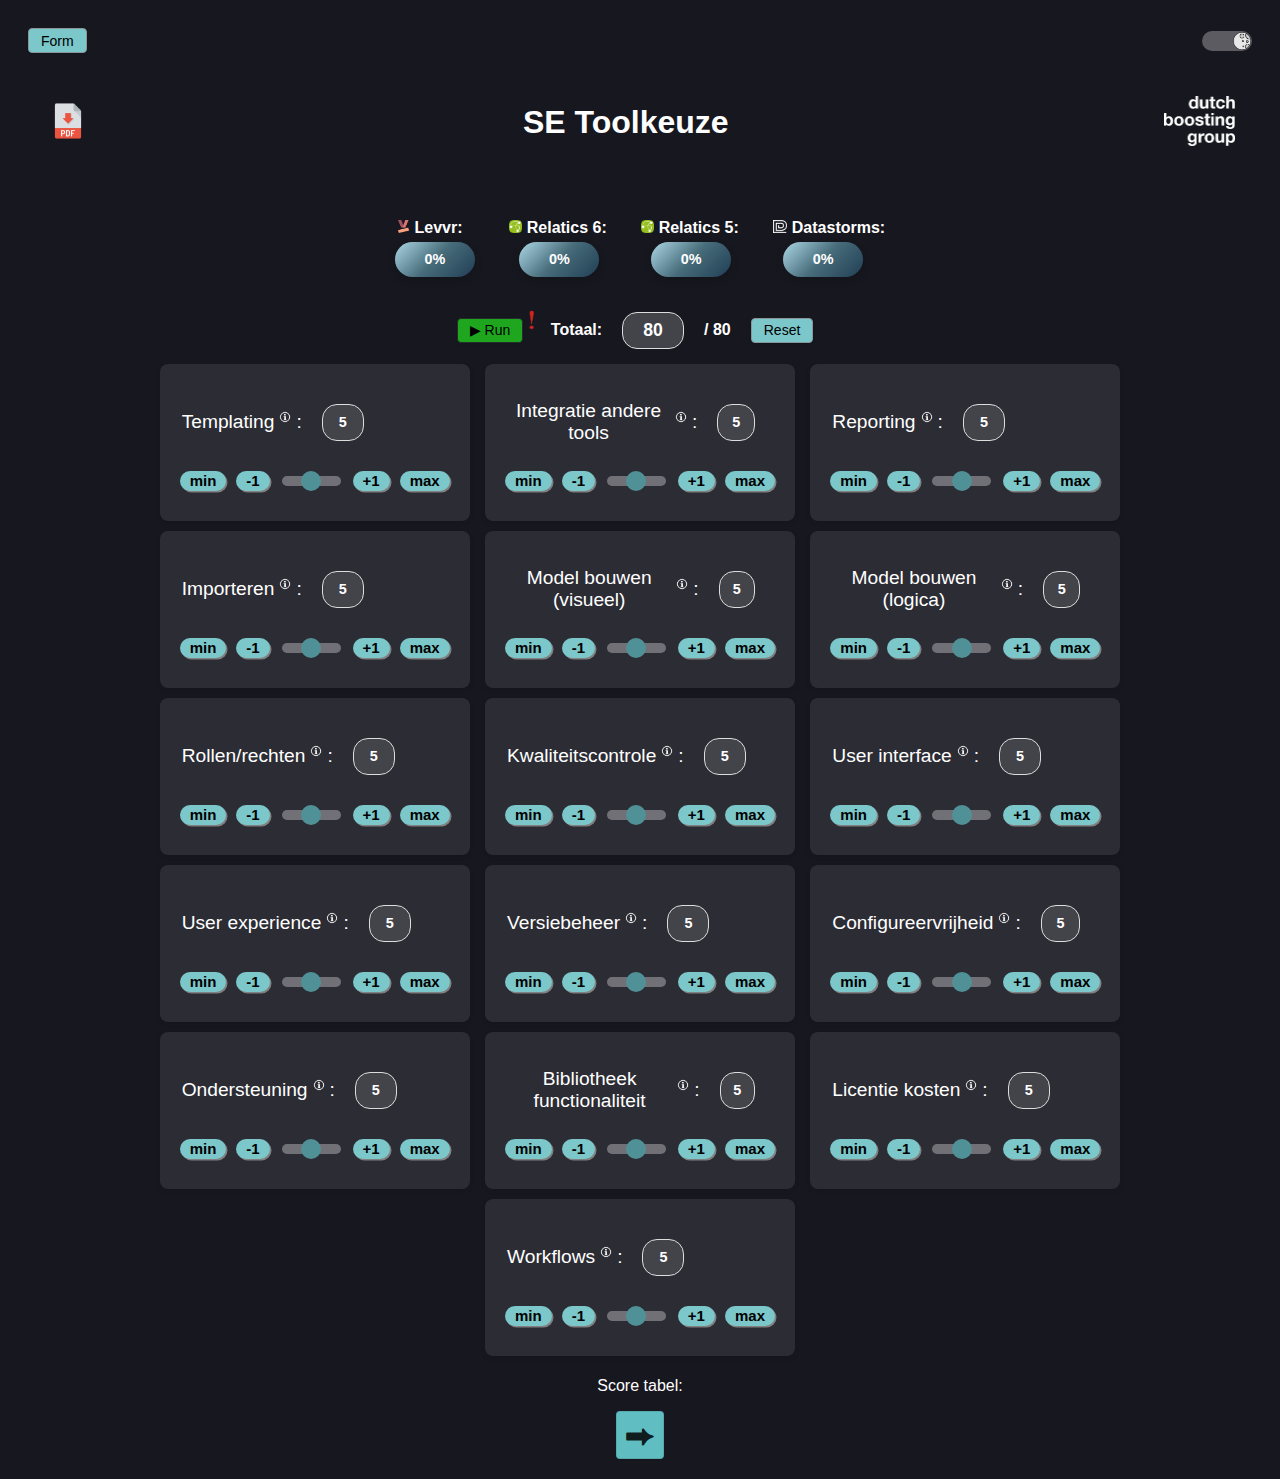
<file: index.html>
<!DOCTYPE html>
<html lang="en">

<head>
  <meta charset="UTF-8">
  <meta name="viewport"
    content="width=device-width, initial-scale=1.0, initial-scale=1.0, maximum-scale=1.0, user-scalable=no">
  <title>WDM SE Tooling</title>
  <link id="Stylesheet" rel="stylesheet" href="/CSS/style.css" />
  <link id="lightThemeStylesheet" rel="stylesheet" href="/CSS/lightmode.css" />
  <link id="dmSliderStylesheet" rel="stylesheet" href="/CSS/dmSlider.css" />
  <link id="tooltipStylesheet" rel="stylesheet" href="/CSS/tooltip.css" />
  

</head>


<body>

<div class="dmContainer">
  <div class="goToForm"><button id="formButton" onclick="redirectToForm()">Form</button></div>  
  <label class="dmSlider" for="DMcheckbox">
       <input type="checkbox" id="DMcheckbox" onclick="toggleTheme()">
        <div class="dmToggle round"></div>
    </label>
</div>

<header>
  <section id="pageHeader">
    <div class="headerContainer">
      <div class="pdfContainer">
        <button id="pdfButtonID" onclick="printPage()"><img src="/images/PrintToPDF.png" alt="PrintToPDFIcon"></button>
      </div>
      <div class="headerText"><h1>SE Toolkeuze</h1></div>
      <div class="logoImageDBG"><img id="DBGLogoBlack" class="DBGLogo" src='/images/DBG_black.png' height="50px"></div>
    </div>
  </section>
</header>

  

<section id="resultSection">
  <div class="resultsContainer">
    <div class="toolResultContainer">
      <p class="textTotalLevvr"><img height="13px" src="/images/Levvr-icon.ico"> Levvr:</p>
      <div class="scoreTotalLevvr" id="totalScoreLevvrDisplay">0%</div>
    </div>
    <div class="toolResultContainer">
      <p class="textTotalR6"><img height="13px" src="/images/relatics-logo-klein.png"> Relatics 6:</p>
      <div class="scoreTotalR6" id="totalScoreR6Display">0%</div>
    </div>
    <div class="toolResultContainer">
      <p class="textTotalR5"><img height="13px" src="/images/relatics-logo-klein.png"> Relatics 5:</p>
      <div class="scoreTotalR5" id="totalScoreR5Display">0%</div>
    </div>
    <div class="toolResultContainer">
      <p class="textTotalData"><img id="dataStormsLogo" height="13px" src="/images/Datastorms.png"> Datastorms:</p>
      <div class="scoreTotalData" id="totalScoreDataDisplay">0%</div>
    </div>
  </div>


  <div class="runResetContainer">
    <div class="runButtonContainer">
      <button id="runButtonID" onclick="runButton()">▶ Run</button>
      <div class="tooltipRun" id="tooltipRun"><img class="exclamationMark" src="/images/exclamationMark.png" height="20px">
        <span class="tooltiptext" id="tooltipText">Klik op "Run" om je nieuwe resultaat te bekijken!</span>
      </div>
    </div>
    <div class="totalSumContainer">
    <p class="totalSumText">Totaal:</p>
    <div class="sumValueContainer">
      <div class="sumValue" id="sum"> 80 </div>
    </div>
    <p class="offTotalSum">/ 80</p>
    </div>
    <div class="resetButtonContainer">
      <button id="resetButtonID" onclick="resetSliderValues()">Reset</button>
    </div>

  </div>

</section>




<section id="sliderSection">

  <div class="sliderContainer">
    <div class="sliderNameValueContainer">
      Templating
      <div class="tooltipSlider" id="tooltipSlider"><img class="informationIcon" src="/images/InfoIcon_Black.png" height="12px">
        <span class="tooltiptext" id="tooltipText">Mogelijkheid tot uitrol van wijzigingen over meerdere workspaces
          tegelijk.</span>
      </div>
      :
      <span class="sliderValueWeergave" id="sliderTemp-value">5</span>
    </div>
    <div class="buttonSliderContainer">
      <button class="button-87" onclick="setSliderValue('templating', 'min')">min</button>
      <button class="button-87" onclick="setSliderValue('templating', -1)">-1</button>
      <input class="slider" type="range" id="templating-slider" name="Templating" min="0" max="10" value="5">
      <button class="button-87" onclick="setSliderValue('templating', 1)">+1</button>
      <button class="button-87" onclick="setSliderValue('templating', 'max')">max</button>

    </div>
  </div>

  <div class="sliderContainer">
    <div class="sliderNameValueContainer">
      Integratie andere tools
      <div class="tooltipSlider" id="tooltipSlider"><img class="informationIcon" src="/images/InfoIcon_Black.png" height="12px">
        <span class="tooltiptext" id="tooltipText">De mogelijkheid tot links leggen met andere software (e.g.
          connectie met sharepoint).</span>
      </div>
      :
      <span class="sliderValueWeergave" id="sliderInt-value">5</span>
    </div>
    <div class="buttonSliderContainer">
      <button class="button-87" onclick="setSliderValue('integratie', 'min')">min</button>
      <button class="button-87" onclick="setSliderValue('integratie', -1)">-1</button>
      <input class="slider" type="range" id="integratie-slider" name="Integratie" min="0" max="10" value="5">
      <button class="button-87" onclick="setSliderValue('integratie', 1)">+1</button>
      <button class="button-87" onclick="setSliderValue('integratie', 'max')">max</button>
    </div>
  </div>

  <div class="sliderContainer">
    <div class="sliderNameValueContainer">
      Reporting
      <div class="tooltipSlider" id="tooltipSlider"><img class="informationIcon" src="/images/InfoIcon_Black.png" height="12px">
        <span class="tooltiptext" id="tooltipText">Het bouwen en genereren van reports. Ook het bouwens van report
          templates. Hierbij geldt ook gebruiksgemak voor de configurator.</span>
      </div>
      :
      <span class="sliderValueWeergave" id="sliderRep-value">5</span>
    </div>
    <div class="buttonSliderContainer">
      <button class="button-87" onclick="setSliderValue('reporting', 'min')">min</button>
      <button class="button-87" onclick="setSliderValue('reporting', -1)">-1</button>
      <input class="slider" type="range" id="reporting-slider" name="Reporting" min="0" max="10" value="5">
      <button class="button-87" onclick="setSliderValue('reporting', 1)">+1</button>
      <button class="button-87" onclick="setSliderValue('reporting', 'max')">max</button>
    </div>
  </div>

  <div class="sliderContainer">
    <div class="sliderNameValueContainer">
      Importeren
      <div class="tooltipSlider" id="tooltipSlider"><img class="informationIcon" src="/images/InfoIcon_Black.png" height="12px">
        <span class="tooltiptext" id="tooltipText">Het importeren van data in de software. Bijvoorbeeld vanuit een
          excel bestand. Vooral belangrijk hier is het gemakt voor de configurator.</span>
      </div>
      :
      <span class="sliderValueWeergave" id="sliderImp-value">5</span>
    </div>
    <div class="buttonSliderContainer">
      <button class="button-87" onclick="setSliderValue('importeren', 'min')">min</button>
      <button class="button-87" onclick="setSliderValue('importeren', -1)">-1</button>
      <input class="slider" type="range" id="importeren-slider" name="Importeren" min="0" max="10" value="5">
      <button class="button-87" onclick="setSliderValue('importeren', 1)">+1</button>
      <button class="button-87" onclick="setSliderValue('importeren', 'max')">max</button>
    </div>
  </div>

  <div class="sliderContainer">
    <div class="sliderNameValueContainer">
      Model bouwen (visueel)
      <div class="tooltipSlider" id="tooltipSlider"><img class="informationIcon" src="/images/InfoIcon_Black.png" height="12px">
        <span class="tooltiptext" id="tooltipText">De gebruiksvriendelijkheid voor de configurator om een omgeving
          samen te stellen en wijzigingen daarin door te voeren. Bijvoorbeeld hoeveel kennis en ervaring is er nodig?
          Hoe inzichtelijk is het datamodel erachter?</span>
      </div>
      :
      <span class="sliderValueWeergave" id="sliderModVis-value">5</span>
    </div>
    <div class="buttonSliderContainer">
      <button class="button-87" onclick="setSliderValue('modvis', 'min')">min</button>
      <button class="button-87" onclick="setSliderValue('modvis', -1)">-1</button>
      <input class="slider" type="range" id="modvis-slider" name="Modvis" min="0" max="10" value="5">
      <button class="button-87" onclick="setSliderValue('modvis', 1)">+1</button>
      <button class="button-87" onclick="setSliderValue('modvis', 'max')">max</button>
    </div>
  </div>


  <div class="sliderContainer">
    <div class="sliderNameValueContainer">
      Model bouwen (logica)
      <div class="tooltipSlider" id="tooltipSlider"><img class="informationIcon" src="/images/InfoIcon_Black.png" height="12px">
        <span class="tooltiptext" id="tooltipText"></span>
      </div>
      :
      <span class="sliderValueWeergave" id="sliderModLog-value">5</span>
    </div>
    <div class="buttonSliderContainer">
      <button class="button-87" onclick="setSliderValue('modlog', 'min')">min</button>
      <button class="button-87" onclick="setSliderValue('modlog', -1)">-1</button>
      <input class="slider" type="range" id="modlog-slider" name="Modlog" min="0" max="10" value="5">
      <button class="button-87" onclick="setSliderValue('modlog', 1)">+1</button>
      <button class="button-87" onclick="setSliderValue('modlog', 'max')">max</button>
    </div>
  </div>

  <div class="sliderContainer">
    <div class="sliderNameValueContainer">
      Rollen/rechten
      <div class="tooltipSlider" id="tooltipSlider"><img class="informationIcon" src="/images/InfoIcon_Black.png" height="12px">
        <span class="tooltiptext" id="tooltipText">Het toewijzen van rechten van eindgebruikers. Wat krijgen ze te
          zien? Wat mogen ze bewerken. Hierin geldt ook de configuratievrijheid voor de configurator hiervan.</span>
      </div>
      :
      <span class="sliderValueWeergave" id="sliderRollen-value">5</span>
    </div>
    <div class="buttonSliderContainer">
      <button class="button-87" onclick="setSliderValue('rollen', 'min')">min</button>
      <button class="button-87" onclick="setSliderValue('rollen', -1)">-1</button>
      <input class="slider" type="range" id="rollen-slider" name="Rollen" min="0" max="10" value="5">
      <button class="button-87" onclick="setSliderValue('rollen', 1)">+1</button>
      <button class="button-87" onclick="setSliderValue('rollen', 'max')">max</button>
    </div>
  </div>

  <div class="sliderContainer">
    <div class="sliderNameValueContainer">
      Kwaliteitscontrole
      <div class="tooltipSlider" id="tooltipSlider"><img class="informationIcon" src="/images/InfoIcon_Black.png" height="12px">
        <span class="tooltiptext" id="tooltipText">Hoe kun je de data in je omgeving controleren op kwaliteit? Hoe
          geef je de eindgebruiker de mogelijkheid om deze controles uit te voeren.</span>
      </div>
      :
      <span class="sliderValueWeergave" id="sliderKwaliteit-value">5</span>
    </div>
    <div class="buttonSliderContainer">
      <button class="button-87" onclick="setSliderValue('kwaliteit', 'min')">min</button>
      <button class="button-87" onclick="setSliderValue('kwaliteit', -1)">-1</button>
      <input class="slider" type="range" id="kwaliteit-slider" name="Rollen" min="0" max="10" value="5">
      <button class="button-87" onclick="setSliderValue('kwaliteit', 1)">+1</button>
      <button class="button-87" onclick="setSliderValue('kwaliteit', 'max')">max</button>
    </div>
  </div>

  <div class="sliderContainer">
    <div class="sliderNameValueContainer">
      User interface
      <div class="tooltipSlider" id="tooltipSlider"><img class="informationIcon" src="/images/InfoIcon_Black.png" height="12px">
        <span class="tooltiptext" id="tooltipText">Hoe duidelijk is de UI? Hoe zijn tabellen en is data weergegeven?
          Denk ook aan het gebruik van kleuren etc.</span>
      </div>
      :
      <span class="sliderValueWeergave" id="sliderInterface-value">5</span>
    </div>
    <div class="buttonSliderContainer">
      <button class="button-87" onclick="setSliderValue('interface', 'min')">min</button>
      <button class="button-87" onclick="setSliderValue('interface', -1)">-1</button>
      <input class="slider" type="range" id="interface-slider" name="Interface" min="0" max="10" value="5">
      <button class="button-87" onclick="setSliderValue('interface', 1)">+1</button>
      <button class="button-87" onclick="setSliderValue('interface', 'max')">max</button>
    </div>
  </div>

  <div class="sliderContainer">
    <div class="sliderNameValueContainer">
      User experience
      <div class="tooltipSlider" id="tooltipSlider"><img class="informationIcon" src="/images/InfoIcon_Black.png" height="12px">
        <span class="tooltiptext" id="tooltipText">Hoe gebruiksvriendelijk is de user interface voor zowel de
          eindgebruiker en de configurator.</span>
      </div>
      :
      <span class="sliderValueWeergave" id="sliderUserexp-value">5</span>
    </div>
    <div class="buttonSliderContainer">
      <button class="button-87" onclick="setSliderValue('userexp', 'min')">min</button>
      <button class="button-87" onclick="setSliderValue('userexp', -1)">-1</button>
      <input class="slider" type="range" id="userexp-slider" name="Userexp" min="0" max="10" value="5">
      <button class="button-87" onclick="setSliderValue('userexp', 1)">+1</button>
      <button class="button-87" onclick="setSliderValue('userexp', 'max')">max</button>
    </div>
  </div>

  <div class="sliderContainer">
    <div class="sliderNameValueContainer">
      Versiebeheer
      <div class="tooltipSlider" id="tooltipSlider"><img class="informationIcon" src="/images/InfoIcon_Black.png" height="12px">
        <span class="tooltiptext" id="tooltipText">In hoeverre kun je versiebeheer toepassen? Kun je bijvoorbeeld
          verschillende versies in verschillende omgevingen onderhouden die dezelfde oorspronkelijke eis
          hebben.</span>
      </div>
      :
      <span class="sliderValueWeergave" id="sliderVersiebeheer-value">5</span>
    </div>
    <div class="buttonSliderContainer">
      <button class="button-87" onclick="setSliderValue('versiebeheer', 'min')">min</button>
      <button class="button-87" onclick="setSliderValue('versiebeheer', -1)">-1</button>
      <input class="slider" type="range" id="versiebeheer-slider" name="Versiebeheer" min="0" max="10" value="5">
      <button class="button-87" onclick="setSliderValue('versiebeheer', 1)">+1</button>
      <button class="button-87" onclick="setSliderValue('versiebeheer', 'max')">max</button>
    </div>
  </div>

  <div class="sliderContainer">
    <div class="sliderNameValueContainer">
      Configureervrijheid
      <div class="tooltipSlider" id="tooltipSlider"><img class="informationIcon" src="/images/InfoIcon_Black.png" height="12px">
        <span class="tooltiptext" id="tooltipText">In hoeverre is de configurator beperkt in het bouwen van de
          omgeving? Hoeveel restricties heeft de software bijvoorbeeld voor grotere complexe vraagstukken.</span>
      </div>
      :
      <span class="sliderValueWeergave" id="sliderConfigureervrijheid-value"> 5</span>
    </div>
    <div class="buttonSliderContainer">
      <button class="button-87" onclick="setSliderValue('configureervrijheid', 'min')">min</button>
      <button class="button-87" onclick="setSliderValue('configureervrijheid', -1)">-1</button>
      <input class="slider" type="range" id="configureervrijheid-slider" name="Configureervrijheid" min="0" max="10"
        value="5">
      <button class="button-87" onclick="setSliderValue('configureervrijheid', 1)">+1</button>
      <button class="button-87" onclick="setSliderValue('configureervrijheid', 'max')">max</button>
    </div>
  </div>

  <div class="sliderContainer">
    <div class="sliderNameValueContainer">
      Ondersteuning
      <div class="tooltipSlider" id="tooltipSlider"><img class="informationIcon" src="/images/InfoIcon_Black.png" height="12px">
        <span class="tooltiptext" id="tooltipText">De support van het softwarebedrijf zelf in geval van bugs en het
          ontwikkelen van nieuwe features.</span>
      </div>
      :
      <span class="sliderValueWeergave" id="sliderOndersteuning-value">5</span>
    </div>
    <div class="buttonSliderContainer">

      <button class="button-87" onclick="setSliderValue('ondersteuning', 'min')">min</button>
      <button class="button-87" onclick="setSliderValue('ondersteuning', -1)">-1</button>
      <input class="slider" type="range" id="ondersteuning-slider" name="Ondersteuning" min="0" max="10" value="5">
      <button class="button-87" onclick="setSliderValue('ondersteuning', 1)">+1</button>
      <button class="button-87" onclick="setSliderValue('ondersteuning', 'max')">max</button>
    </div>
  </div>

  <div class="sliderContainer">
    <div class="sliderNameValueContainer">
      Bibliotheek functionaliteit
      <div class="tooltipSlider" id="tooltipSlider"><img class="informationIcon" src="/images/InfoIcon_Black.png" height="12px">
        <span class="tooltiptext" id="tooltipText">In hoeverre kun je een bibliotheek gebruiken binnen het project?
          Hoe werkt de communicatie tussen de bieb en de project omgevingen?</span>
      </div>
      :
      <span class="sliderValueWeergave" id="sliderBibliotheek-value">5</span>
    </div>
    <div class="buttonSliderContainer">
      <button class="button-87" onclick="setSliderValue('bibliotheek', 'min')">min</button>
      <button class="button-87" onclick="setSliderValue('bibliotheek', -1)">-1</button>
      <input class="slider" type="range" id="bibliotheek-slider" name="Bibliotheek" min="0" max="10" value="5">
      <button class="button-87" onclick="setSliderValue('bibliotheek', 1)">+1</button>
      <button class="button-87" onclick="setSliderValue('bibliotheek', 'max')">max</button>
    </div>
  </div>

  <div class="sliderContainer">
    <div class="sliderNameValueContainer">
      Licentie kosten
      <div class="tooltipSlider" id="tooltipSlider"><img class="informationIcon" src="/images/InfoIcon_Black.png" height="12px">
        <span class="tooltiptext" id="tooltipText">De kosten van de software voor de eindgebruiker. Hoe is dit
          ingeregeld?</span>
      </div>
      :
      <span class="sliderValueWeergave" id="sliderLicentiekosten-value">5</span>
    </div>
    <div class="buttonSliderContainer">
      <button class="button-87" onclick="setSliderValue('licentiekosten', 'min')">min</button>
      <button class="button-87" onclick="setSliderValue('licentiekosten', -1)">-1</button>
      <input class="slider" type="range" id="licentiekosten-slider" name="Licentiekosten" min="0" max="10" value="5">
      <button class="button-87" onclick="setSliderValue('licentiekosten', 1)">+1</button>
      <button class="button-87" onclick="setSliderValue('licentiekosten', 'max')">max</button>
    </div>
  </div>

  <div class="sliderContainer">
    <div class="sliderNameValueContainer">
      Workflows
      <div class="tooltipSlider" id="tooltipSlider"><img class="informationIcon" src="/images/InfoIcon_Black.png" height="12px">
        <span class="tooltiptext" id="tooltipText">Het inbouwen en afdwingen van bepaalde processen met
          stappen.</span>
      </div>
      :
      <span class="sliderValueWeergave" id="sliderWorkflows-value">5</span>
    </div>
    <div class="buttonSliderContainer">

      <button class="button-87" onclick="setSliderValue('workflows', 'min')">min</button>
      <button class="button-87" onclick="setSliderValue('workflows', -1)">-1</button>
      <input class="slider" type="range" id="workflows-slider" name="Workflows" min="0" max="10" value="5">
      <button class="button-87" onclick="setSliderValue('workflows', 1)">+1</button>
      <button class="button-87" onclick="setSliderValue('workflows', 'max')">max</button>
    </div>
  </div>


  </section>
  <link id="scoresTableStyleSheet" rel="stylesheet" href="/CSS/scorestable.css" />

  <div class="tabelbuttonContainer">
    <p>Score tabel:</p> <button onclick="toggleTableSection()" id="tableButton">⮕</button>
  </div>

  <section id="tableSection">
    <table class="scoresTable">
      <thead>
        <tr>
          <th class="tg-0thz">KPI</th>
          <th class="tg-0thz">Levvr</th>
          <th class="tg-0thz">Relatics 6</th>
          <th class="tg-0thz">Relatics 5</th>
          <th class="tg-0thz">Datastorms</th>
          <th class="tg-0thz" id="levvr-score-header">Levvr score</th>
          <th class="tg-0thz" id="relatics-6-score-header">Relatics 6 score</th>
          <th class="tg-0thz" id="relatics-5-score-header">Relatics 5 score</th>
          <th class="tg-0thz" id="relatics-5-score-header">Datastorms score</th>
        </tr>
      </thead>
      <tbody>
        <tr>
          <td class="tg-za14">Templating</td>
          <td class="tableScoreLevvr" id="LevvrTemp">5</td>
          <td class="tableScoreR6" id="R6Temp">1</td>
          <td class="tableScoreR5" id="R5Temp">7</td>
          <td class="tableScoreData" id="DataTemp">1</td>
          <td class="tableCalcLevvr" id="Templating-levvr"></td>
          <td class="tableCalcR6" id="Templating-relatics-6"></td>
          <td class="tableCalcR5" id="Templating-relatics-5"></td>
          <td class="tableCalcData" id="Templating-datastorms"></td>
        </tr>
        <tr>
          <td class="tg-za14">Integratie andere tools</td>
          <td class="tableScoreLevvr" id="LevvrInt">3</td>
          <td class="tableScoreR6" id="R6Int">6</td>
          <td class="tableScoreR5" id="R5Int">5</td>
          <td class="tableScoreData" id="DataInt">1</td>
          <td class="tableCalcLevvr" id="IntegratieAndereTools-levvr"></td>
          <td class="tableCalcR6" id="IntegratieAndereTools-relatics-6"></td>
          <td class="tableCalcR5" id="IntegratieAndereTools-relatics-5"></td>
          <td class="tableCalcData" id="IntegratieAndereTools-datastorms"></td>
        </tr>
        <tr>
          <td class="tg-za14">Reporting</td>
          <td class="tableScoreLevvr" id='LevvrRep'>6</td>
          <td class="tableScoreR6" id='R6Rep'>6</td>
          <td class="tableScoreR5" id='R5Rep'>2</td>
          <td class="tableScoreData" id="DataRep">1</td>
          <td class="tableCalcLevvr" id="Reporting-levvr"></td>
          <td class="tableCalcR6" id="Reporting-relatics-6"></td>
          <td class="tableCalcR5" id="Reporting-relatics-5"></td>
          <td class="tableCalcData" id="Reporting-datastorms"></td>
        </tr>
        <tr>
          <td class="tg-za14">Importeren</td>
          <td class="tableScoreLevvr" id="LevvrImp">5</td>
          <td class="tableScoreR6" id="R6Imp">4</td>
          <td class="tableScoreR5" id="R5Imp">6</td>
          <td class="tableScoreData" id="DataImp">1</td>
          <td class="tableCalcLevvr" id="Importeren-levvr"></td>
          <td class="tableCalcR6" id="Importeren-relatics-6"></td>
          <td class="tableCalcR5" id="Importeren-relatics-5"></td>
          <td class="tableCalcData" id="Importeren-datastorms"></td>
        </tr>
        <tr>
          <td class="tg-za14">Model bouwen/updaten (visueel)</td>
          <td class="tableScoreLevvr" id="LevvrModVis">7</td>
          <td class="tableScoreR6" id="R6ModVis">4</td>
          <td class="tableScoreR5" id="R5ModVis">3</td>
          <td class="tableScoreData" id="DataModVis">1</td>
          <td class="tableCalcLevvr" id="ModVis-levvr"></td>
          <td class="tableCalcR6" id="ModVis-relatics-6"></td>
          <td class="tableCalcR5" id="ModVis-relatics-5"></td>
          <td class="tableCalcData" id="ModVis-datastorms"></td>
        </tr>
        <tr>
          <td class="tg-za14">Model bouwen/updaten (logica)</td>
          <td class="tableScoreLevvr" id="LevvrModLog">6</td>
          <td class="tableScoreR6" id="R6ModLog">7</td>
          <td class="tableScoreR5" id="R5ModLog">2</td>
          <td class="tableScoreData" id="DataModLog">1</td>
          <td class="tableCalcLevvr" id="ModLog-levvr"></td>
          <td class="tableCalcR6" id="ModLog-relatics-6"></td>
          <td class="tableCalcR5" id="ModLog-relatics-5"></td>
          <td class="tableCalcData" id="ModLog-datastorms"></td>
        </tr>
        <tr>
          <td class="tg-za14">Rollen/rechten</td>
          <td class="tableScoreLevvr" id="LevvrRollen">5</td>
          <td class="tableScoreR6" id="R6Rollen">3</td>
          <td class="tableScoreR5" id="R5Rollen">7</td>
          <td class="tableScoreData" id="DataRollen">1</td>
          <td class="tableCalcLevvr" id="Rollen/rechten-levvr"></td>
          <td class="tableCalcR6" id="Rollen/rechten-relatics-6"></td>
          <td class="tableCalcR5" id="Rollen/rechten-relatics-5"></td>
          <td class="tableCalcData" id="Rollen/rechten-datastorms"></td>
        </tr>
        <tr>
          <td class="tg-za14">Kwaliteitscontrole</td>
          <td class="tableScoreLevvr" id="LevvrKwaliteit">4</td>
          <td class="tableScoreR6" id="R6Kwaliteit">6</td>
          <td class="tableScoreR5" id="R5Kwaliteit">4</td>
          <td class="tableScoreData" id="DataKwaliteit">1</td>
          <td class="tableCalcLevvr" id="Kwaliteitscontrole-levvr"></td>
          <td class="tableCalcR6" id="Kwaliteitscontrole-relatics-6"></td>
          <td class="tableCalcR5" id="Kwaliteitscontrole-relatics-5"></td>
          <td class="tableCalcData" id="Kwaliteitscontrole-datastorms"></td>
        </tr>
        <tr>
          <td class="tg-za14">User interface</td>
          <td class="tableScoreLevvr" id="LevvrInterface">2</td>
          <td class="tableScoreR6" id="R6Interface">6</td>
          <td class="tableScoreR5" id="R5Interface">4</td>
          <td class="tableScoreData" id="DataInterface">1</td>
          <td class="tableCalcLevvr" id="Userinterface-levvr"></td>
          <td class="tableCalcR6" id="Userinterface-relatics-6"></td>
          <td class="tableCalcR5" id="Userinterface-relatics-5"></td>
          <td class="tableCalcData" id="Userinterface-datastorms"></td>
        </tr>
        <tr>
          <td class="tg-za14">User experience</td>
          <td class="tableScoreLevvr" id="LevvrUserexp">4</td>
          <td class="tableScoreR6" id="R6Userexp">5</td>
          <td class="tableScoreR5" id="R5Userexp">5</td>
          <td class="tableScoreData" id="DataUserexp">1</td>
          <td class="tableCalcLevvr" id="Userexperience-levvr"></td>
          <td class="tableCalcR6" id="Userexperience-relatics-6"></td>
          <td class="tableCalcR5" id="Userexperience-relatics-5"></td>
          <td class="tableCalcData" id="Userexperience-datastorms"></td>
        </tr>
        <tr>
          <td class="tg-za14">Versiebeheer</td>
          <td class="tableScoreLevvr" id="LevvrVersiebeheer">2</td>
          <td class="tableScoreR6" id="R6Versiebeheer">2</td>
          <td class="tableScoreR5" id="R5Versiebeheer">6</td>
          <td class="tableScoreData" id="DataVersiebeheer">1</td>
          <td class="tableCalcLevvr" id="Versiebeheer-levvr"></td>
          <td class="tableCalcR6" id="Versiebeheer-relatics-6"></td>
          <td class="tableCalcR5" id="Versiebeheer-relatics-5"></td>
          <td class="tableCalcData" id="Versiebeheer-datastorms"></td>
        </tr>
        <tr>
          <td class="tg-za14">Configureer vrijheid</td>
          <td class="tableScoreLevvr" id="LevvrConfigureervrijheid">4</td>
          <td class="tableScoreR6" id="R6Configureervrijheid">1</td>
          <td class="tableScoreR5" id="R5Configureervrijheid">6</td>
          <td class="tableScoreData" id="DataConfigureervrijheid">1</td>
          <td class="tableCalcLevvr" id="Configureervrijheid-levvr"></td>
          <td class="tableCalcR6" id="Configureervrijheid-relatics-6"></td>
          <td class="tableCalcR5" id="Configureervrijheid-relatics-5"></td>
          <td class="tableCalcData" id="Configureervrijheid-datastorms"></td>
        </tr>
        <tr>
          <td class="tg-za14">Ondersteuning</td>
          <td class="tableScoreLevvr" id="LevvrOndersteuning">7</td>
          <td class="tableScoreR6" id="R6Ondersteuning">5</td>
          <td class="tableScoreR5" id="R5Ondersteuning">4</td>
          <td class="tableScoreData" id="DataOndersteuning">1</td>
          <td class="tableCalcLevvr" id="Ondersteuning-levvr"></td>
          <td class="tableCalcR6" id="Ondersteuning-relatics-6"></td>
          <td class="tableCalcR5" id="Ondersteuning-relatics-5"></td>
          <td class="tableCalcData" id="Ondersteuning-datastorms"></td>
        </tr>
        <tr>
          <td class="tg-za14">Bibliotheek functionaliteit</td>
          <td class="tableScoreLevvr" id="LevvrBibliotheek">4</td>
          <td class="tableScoreR6" id="R6Bibliotheek">6</td>
          <td class="tableScoreR5" id="R5Bibliotheek">6</td>
          <td class="tableScoreData" id="DataBibliotheek">1</td>
          <td class="tableCalcLevvr" id="Bibliotheek-levvr"></td>
          <td class="tableCalcR6" id="Bibliotheek-relatics-6"></td>
          <td class="tableCalcR5" id="Bibliotheek-relatics-5"></td>
          <td class="tableCalcData" id="Bibliotheek-datastorms"></td>
        </tr>
        <tr>
          <td class="tg-za14">Licentiekosten</td>
          <td class="tableScoreLevvr" id="LevvrLicentiekosten">3</td>
          <td class="tableScoreR6" id="R6Licentiekosten">4</td>
          <td class="tableScoreR5" id="R5Licentiekosten">5</td>
          <td class="tableScoreData" id="DataLicentiekosten">1</td>
          <td class="tableCalcLevvr" id="Licentiekosten-levvr"></td>
          <td class="tableCalcR6" id="Licentiekosten-relatics-6"></td>
          <td class="tableCalcR5" id="Licentiekosten-relatics-5"></td>
          <td class="tableCalcData" id="Licentiekosten-datastorms"></td>
        </tr>
        <tr>
          <td class="tg-za14">Workflows</td>
          <td class="tableScoreLevvr" id="LevvrWorkflows">7</td>
          <td class="tableScoreR6" id="R6Workflows">5</td>
          <td class="tableScoreR5" id="R5Workflows">6</td>
          <td class="tableScoreData" id="DataWorkflows">1</td>
          <td class="tableCalcLevvr" id="Workflows-levvr"></td>
          <td class="tableCalcR6" id="Workflows-relatics-6"></td>
          <td class="tableCalcR5" id="Workflows-relatics-5"></td>
          <td class="tableCalcData" id="Workflows-datastorms"></td>
        </tr>
        <tr>
          <td class="tg-za14"><strong>Total</strong></td>
          <td class="tg-za14"></td>
          <td class="tg-za14"></td>
          <td class="tg-za14"></td>
          <td class="tg-za14"></td>
          <td class="tableTotalCalcLevvr" id="Total-levvr"><strong>0</strong></td>
          <td class="tableTotalCalcR6" id="Total-relatics-6"><strong><span class="tableTotal"
                id="tableTotal-relatics-6">0</span></strong></td>
          <td class="tableTotalCalcR5" id="Total-relatics-5"><strong>0</strong></td>
          <td class="tableTotalCalcData" id="Total-Datastorms"><strong>0</strong></td>
        </tr>
      </tbody>
    </table>
  </section>

<script src="/javascript/script.js"></script>
</body>

</html>
</file>
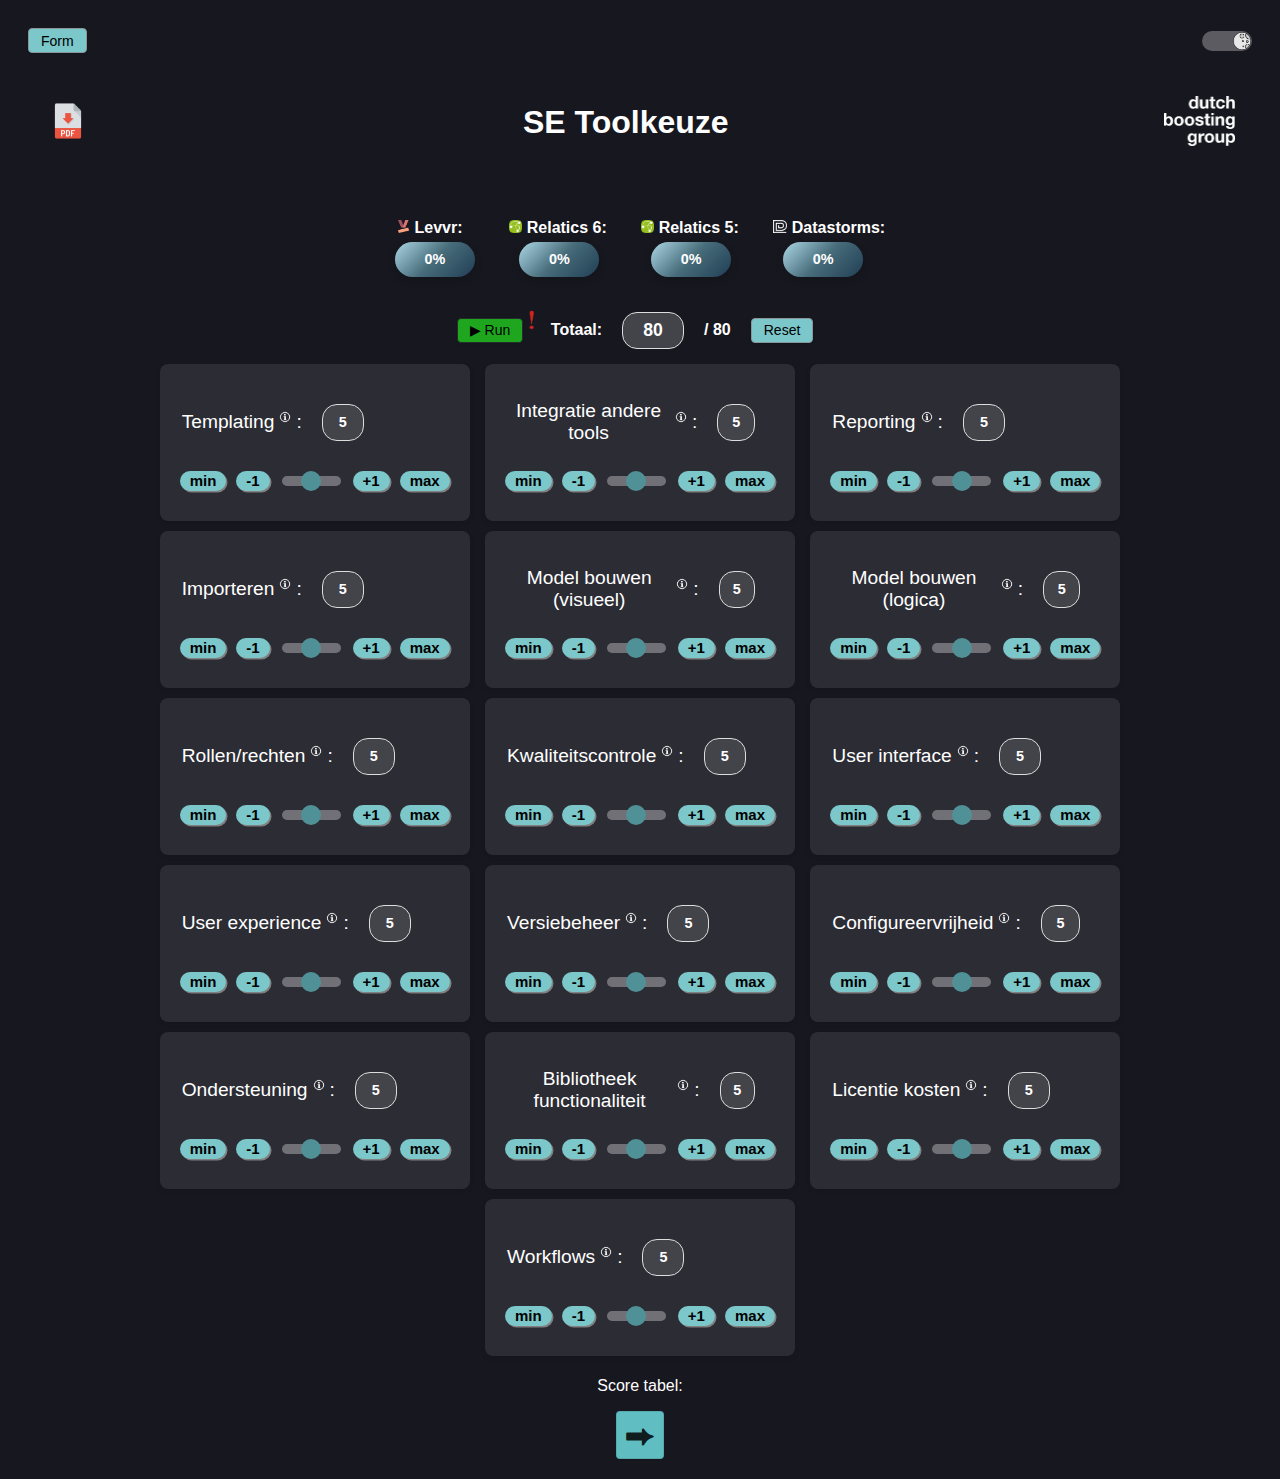
<file: public/index.html>
<!DOCTYPE html>
<html lang="en">

<head>
  <meta charset="UTF-8">
  <meta name="viewport"
    content="width=device-width, initial-scale=1.0, initial-scale=1.0, maximum-scale=1.0, user-scalable=no">
  <title>WDM SE Tooling</title>
  <link id="Stylesheet" rel="stylesheet" href="/public/CSS/style.css" />
  <link id="lightThemeStylesheet" rel="stylesheet" href="/public/CSS/lightmode.css" />
  <link id="dmSliderStylesheet" rel="stylesheet" href="/public/CSS/dmSlider.css" />
  <link id="tooltipStylesheet" rel="stylesheet" href="/public/CSS/tooltip.css" />
  

</head>


<body>

<div class="dmContainer">
  <div class="goToForm"><button id="formButton" onclick="redirectToForm()">Form</button></div>  
  <label class="dmSlider" for="DMcheckbox">
       <input type="checkbox" id="DMcheckbox" onclick="toggleTheme()">
        <div class="dmToggle round"></div>
    </label>
</div>

<header>
  <section id="pageHeader">
    <div class="headerContainer">
      <div class="pdfContainer">
        <button id="pdfButtonID" onclick="printPage()"><img src="/public/images/PrintToPDF.png" alt="PrintToPDFIcon"></button>
      </div>
      <div class="headerText"><h1>SE Toolkeuze</h1></div>
      <div class="logoImageDBG"><img id="DBGLogoBlack" class="DBGLogo" src='/public/images/DBG_black.png' height="50px"></div>
    </div>
  </section>
</header>

  

<section id="resultSection">
  <div class="resultsContainer">
    <div class="toolResultContainer">
      <p class="textTotalLevvr"><img height="13px" src="/public/images/Levvr-icon.ico"> Levvr:</p>
      <div class="scoreTotalLevvr" id="totalScoreLevvrDisplay">0%</div>
    </div>
    <div class="toolResultContainer">
      <p class="textTotalR6"><img height="13px" src="/public/images/relatics-logo-klein.png"> Relatics 6:</p>
      <div class="scoreTotalR6" id="totalScoreR6Display">0%</div>
    </div>
    <div class="toolResultContainer">
      <p class="textTotalR5"><img height="13px" src="/public/images/relatics-logo-klein.png"> Relatics 5:</p>
      <div class="scoreTotalR5" id="totalScoreR5Display">0%</div>
    </div>
    <div class="toolResultContainer">
      <p class="textTotalData"><img id="dataStormsLogo" height="13px" src="/public/images/Datastorms.png"> Datastorms:</p>
      <div class="scoreTotalData" id="totalScoreDataDisplay">0%</div>
    </div>
  </div>


  <div class="runResetContainer">
    <div class="runButtonContainer">
      <button id="runButtonID" onclick="runButton()">▶ Run</button>
      <div class="tooltipRun" id="tooltipRun"><img class="exclamationMark" src="/public/images/exclamationMark.png" height="20px">
        <span class="tooltiptext" id="tooltipText">Klik op "Run" om je nieuwe resultaat te bekijken!</span>
      </div>
    </div>
    <div class="totalSumContainer">
    <p class="totalSumText">Totaal:</p>
    <div class="sumValueContainer">
      <div class="sumValue" id="sum"> 80 </div>
    </div>
    <p class="offTotalSum">/ 80</p>
    </div>
    <div class="resetButtonContainer">
      <button id="resetButtonID" onclick="resetSliderValues()">Reset</button>
    </div>

  </div>

</section>




<section id="sliderSection">

  <div class="sliderContainer">
    <div class="sliderNameValueContainer">
      Templating
      <div class="tooltipSlider" id="tooltipSlider"><img class="informationIcon" src="/public/images/InfoIcon_Black.png" height="12px">
        <span class="tooltiptext" id="tooltipText">Mogelijkheid tot uitrol van wijzigingen over meerdere workspaces
          tegelijk.</span>
      </div>
      :
      <span class="sliderValueWeergave" id="sliderTemp-value">5</span>
    </div>
    <div class="buttonSliderContainer">
      <button class="button-87" onclick="setSliderValue('templating', 'min')">min</button>
      <button class="button-87" onclick="setSliderValue('templating', -1)">-1</button>
      <input class="slider" type="range" id="templating-slider" name="Templating" min="0" max="10" value="5">
      <button class="button-87" onclick="setSliderValue('templating', 1)">+1</button>
      <button class="button-87" onclick="setSliderValue('templating', 'max')">max</button>

    </div>
  </div>

  <div class="sliderContainer">
    <div class="sliderNameValueContainer">
      Integratie andere tools
      <div class="tooltipSlider" id="tooltipSlider"><img class="informationIcon" src="/public/images/InfoIcon_Black.png" height="12px">
        <span class="tooltiptext" id="tooltipText">De mogelijkheid tot links leggen met andere software (e.g.
          connectie met sharepoint).</span>
      </div>
      :
      <span class="sliderValueWeergave" id="sliderInt-value">5</span>
    </div>
    <div class="buttonSliderContainer">
      <button class="button-87" onclick="setSliderValue('integratie', 'min')">min</button>
      <button class="button-87" onclick="setSliderValue('integratie', -1)">-1</button>
      <input class="slider" type="range" id="integratie-slider" name="Integratie" min="0" max="10" value="5">
      <button class="button-87" onclick="setSliderValue('integratie', 1)">+1</button>
      <button class="button-87" onclick="setSliderValue('integratie', 'max')">max</button>
    </div>
  </div>

  <div class="sliderContainer">
    <div class="sliderNameValueContainer">
      Reporting
      <div class="tooltipSlider" id="tooltipSlider"><img class="informationIcon" src="/public/images/InfoIcon_Black.png" height="12px">
        <span class="tooltiptext" id="tooltipText">Het bouwen en genereren van reports. Ook het bouwens van report
          templates. Hierbij geldt ook gebruiksgemak voor de configurator.</span>
      </div>
      :
      <span class="sliderValueWeergave" id="sliderRep-value">5</span>
    </div>
    <div class="buttonSliderContainer">
      <button class="button-87" onclick="setSliderValue('reporting', 'min')">min</button>
      <button class="button-87" onclick="setSliderValue('reporting', -1)">-1</button>
      <input class="slider" type="range" id="reporting-slider" name="Reporting" min="0" max="10" value="5">
      <button class="button-87" onclick="setSliderValue('reporting', 1)">+1</button>
      <button class="button-87" onclick="setSliderValue('reporting', 'max')">max</button>
    </div>
  </div>

  <div class="sliderContainer">
    <div class="sliderNameValueContainer">
      Importeren
      <div class="tooltipSlider" id="tooltipSlider"><img class="informationIcon" src="/public/images/InfoIcon_Black.png" height="12px">
        <span class="tooltiptext" id="tooltipText">Het importeren van data in de software. Bijvoorbeeld vanuit een
          excel bestand. Vooral belangrijk hier is het gemakt voor de configurator.</span>
      </div>
      :
      <span class="sliderValueWeergave" id="sliderImp-value">5</span>
    </div>
    <div class="buttonSliderContainer">
      <button class="button-87" onclick="setSliderValue('importeren', 'min')">min</button>
      <button class="button-87" onclick="setSliderValue('importeren', -1)">-1</button>
      <input class="slider" type="range" id="importeren-slider" name="Importeren" min="0" max="10" value="5">
      <button class="button-87" onclick="setSliderValue('importeren', 1)">+1</button>
      <button class="button-87" onclick="setSliderValue('importeren', 'max')">max</button>
    </div>
  </div>

  <div class="sliderContainer">
    <div class="sliderNameValueContainer">
      Model bouwen (visueel)
      <div class="tooltipSlider" id="tooltipSlider"><img class="informationIcon" src="/public/images/InfoIcon_Black.png" height="12px">
        <span class="tooltiptext" id="tooltipText">De gebruiksvriendelijkheid voor de configurator om een omgeving
          samen te stellen en wijzigingen daarin door te voeren. Bijvoorbeeld hoeveel kennis en ervaring is er nodig?
          Hoe inzichtelijk is het datamodel erachter?</span>
      </div>
      :
      <span class="sliderValueWeergave" id="sliderModVis-value">5</span>
    </div>
    <div class="buttonSliderContainer">
      <button class="button-87" onclick="setSliderValue('modvis', 'min')">min</button>
      <button class="button-87" onclick="setSliderValue('modvis', -1)">-1</button>
      <input class="slider" type="range" id="modvis-slider" name="Modvis" min="0" max="10" value="5">
      <button class="button-87" onclick="setSliderValue('modvis', 1)">+1</button>
      <button class="button-87" onclick="setSliderValue('modvis', 'max')">max</button>
    </div>
  </div>


  <div class="sliderContainer">
    <div class="sliderNameValueContainer">
      Model bouwen (logica)
      <div class="tooltipSlider" id="tooltipSlider"><img class="informationIcon" src="/public/images/InfoIcon_Black.png" height="12px">
        <span class="tooltiptext" id="tooltipText"></span>
      </div>
      :
      <span class="sliderValueWeergave" id="sliderModLog-value">5</span>
    </div>
    <div class="buttonSliderContainer">
      <button class="button-87" onclick="setSliderValue('modlog', 'min')">min</button>
      <button class="button-87" onclick="setSliderValue('modlog', -1)">-1</button>
      <input class="slider" type="range" id="modlog-slider" name="Modlog" min="0" max="10" value="5">
      <button class="button-87" onclick="setSliderValue('modlog', 1)">+1</button>
      <button class="button-87" onclick="setSliderValue('modlog', 'max')">max</button>
    </div>
  </div>

  <div class="sliderContainer">
    <div class="sliderNameValueContainer">
      Rollen/rechten
      <div class="tooltipSlider" id="tooltipSlider"><img class="informationIcon" src="/public/images/InfoIcon_Black.png" height="12px">
        <span class="tooltiptext" id="tooltipText">Het toewijzen van rechten van eindgebruikers. Wat krijgen ze te
          zien? Wat mogen ze bewerken. Hierin geldt ook de configuratievrijheid voor de configurator hiervan.</span>
      </div>
      :
      <span class="sliderValueWeergave" id="sliderRollen-value">5</span>
    </div>
    <div class="buttonSliderContainer">
      <button class="button-87" onclick="setSliderValue('rollen', 'min')">min</button>
      <button class="button-87" onclick="setSliderValue('rollen', -1)">-1</button>
      <input class="slider" type="range" id="rollen-slider" name="Rollen" min="0" max="10" value="5">
      <button class="button-87" onclick="setSliderValue('rollen', 1)">+1</button>
      <button class="button-87" onclick="setSliderValue('rollen', 'max')">max</button>
    </div>
  </div>

  <div class="sliderContainer">
    <div class="sliderNameValueContainer">
      Kwaliteitscontrole
      <div class="tooltipSlider" id="tooltipSlider"><img class="informationIcon" src="/public/images/InfoIcon_Black.png" height="12px">
        <span class="tooltiptext" id="tooltipText">Hoe kun je de data in je omgeving controleren op kwaliteit? Hoe
          geef je de eindgebruiker de mogelijkheid om deze controles uit te voeren.</span>
      </div>
      :
      <span class="sliderValueWeergave" id="sliderKwaliteit-value">5</span>
    </div>
    <div class="buttonSliderContainer">
      <button class="button-87" onclick="setSliderValue('kwaliteit', 'min')">min</button>
      <button class="button-87" onclick="setSliderValue('kwaliteit', -1)">-1</button>
      <input class="slider" type="range" id="kwaliteit-slider" name="Rollen" min="0" max="10" value="5">
      <button class="button-87" onclick="setSliderValue('kwaliteit', 1)">+1</button>
      <button class="button-87" onclick="setSliderValue('kwaliteit', 'max')">max</button>
    </div>
  </div>

  <div class="sliderContainer">
    <div class="sliderNameValueContainer">
      User interface
      <div class="tooltipSlider" id="tooltipSlider"><img class="informationIcon" src="/public/images/InfoIcon_Black.png" height="12px">
        <span class="tooltiptext" id="tooltipText">Hoe duidelijk is de UI? Hoe zijn tabellen en is data weergegeven?
          Denk ook aan het gebruik van kleuren etc.</span>
      </div>
      :
      <span class="sliderValueWeergave" id="sliderInterface-value">5</span>
    </div>
    <div class="buttonSliderContainer">
      <button class="button-87" onclick="setSliderValue('interface', 'min')">min</button>
      <button class="button-87" onclick="setSliderValue('interface', -1)">-1</button>
      <input class="slider" type="range" id="interface-slider" name="Interface" min="0" max="10" value="5">
      <button class="button-87" onclick="setSliderValue('interface', 1)">+1</button>
      <button class="button-87" onclick="setSliderValue('interface', 'max')">max</button>
    </div>
  </div>

  <div class="sliderContainer">
    <div class="sliderNameValueContainer">
      User experience
      <div class="tooltipSlider" id="tooltipSlider"><img class="informationIcon" src="/public/images/InfoIcon_Black.png" height="12px">
        <span class="tooltiptext" id="tooltipText">Hoe gebruiksvriendelijk is de user interface voor zowel de
          eindgebruiker en de configurator.</span>
      </div>
      :
      <span class="sliderValueWeergave" id="sliderUserexp-value">5</span>
    </div>
    <div class="buttonSliderContainer">
      <button class="button-87" onclick="setSliderValue('userexp', 'min')">min</button>
      <button class="button-87" onclick="setSliderValue('userexp', -1)">-1</button>
      <input class="slider" type="range" id="userexp-slider" name="Userexp" min="0" max="10" value="5">
      <button class="button-87" onclick="setSliderValue('userexp', 1)">+1</button>
      <button class="button-87" onclick="setSliderValue('userexp', 'max')">max</button>
    </div>
  </div>

  <div class="sliderContainer">
    <div class="sliderNameValueContainer">
      Versiebeheer
      <div class="tooltipSlider" id="tooltipSlider"><img class="informationIcon" src="/public/images/InfoIcon_Black.png" height="12px">
        <span class="tooltiptext" id="tooltipText">In hoeverre kun je versiebeheer toepassen? Kun je bijvoorbeeld
          verschillende versies in verschillende omgevingen onderhouden die dezelfde oorspronkelijke eis
          hebben.</span>
      </div>
      :
      <span class="sliderValueWeergave" id="sliderVersiebeheer-value">5</span>
    </div>
    <div class="buttonSliderContainer">
      <button class="button-87" onclick="setSliderValue('versiebeheer', 'min')">min</button>
      <button class="button-87" onclick="setSliderValue('versiebeheer', -1)">-1</button>
      <input class="slider" type="range" id="versiebeheer-slider" name="Versiebeheer" min="0" max="10" value="5">
      <button class="button-87" onclick="setSliderValue('versiebeheer', 1)">+1</button>
      <button class="button-87" onclick="setSliderValue('versiebeheer', 'max')">max</button>
    </div>
  </div>

  <div class="sliderContainer">
    <div class="sliderNameValueContainer">
      Configureervrijheid
      <div class="tooltipSlider" id="tooltipSlider"><img class="informationIcon" src="/public/images/InfoIcon_Black.png" height="12px">
        <span class="tooltiptext" id="tooltipText">In hoeverre is de configurator beperkt in het bouwen van de
          omgeving? Hoeveel restricties heeft de software bijvoorbeeld voor grotere complexe vraagstukken.</span>
      </div>
      :
      <span class="sliderValueWeergave" id="sliderConfigureervrijheid-value"> 5</span>
    </div>
    <div class="buttonSliderContainer">
      <button class="button-87" onclick="setSliderValue('configureervrijheid', 'min')">min</button>
      <button class="button-87" onclick="setSliderValue('configureervrijheid', -1)">-1</button>
      <input class="slider" type="range" id="configureervrijheid-slider" name="Configureervrijheid" min="0" max="10"
        value="5">
      <button class="button-87" onclick="setSliderValue('configureervrijheid', 1)">+1</button>
      <button class="button-87" onclick="setSliderValue('configureervrijheid', 'max')">max</button>
    </div>
  </div>

  <div class="sliderContainer">
    <div class="sliderNameValueContainer">
      Ondersteuning
      <div class="tooltipSlider" id="tooltipSlider"><img class="informationIcon" src="/public/images/InfoIcon_Black.png" height="12px">
        <span class="tooltiptext" id="tooltipText">De support van het softwarebedrijf zelf in geval van bugs en het
          ontwikkelen van nieuwe features.</span>
      </div>
      :
      <span class="sliderValueWeergave" id="sliderOndersteuning-value">5</span>
    </div>
    <div class="buttonSliderContainer">

      <button class="button-87" onclick="setSliderValue('ondersteuning', 'min')">min</button>
      <button class="button-87" onclick="setSliderValue('ondersteuning', -1)">-1</button>
      <input class="slider" type="range" id="ondersteuning-slider" name="Ondersteuning" min="0" max="10" value="5">
      <button class="button-87" onclick="setSliderValue('ondersteuning', 1)">+1</button>
      <button class="button-87" onclick="setSliderValue('ondersteuning', 'max')">max</button>
    </div>
  </div>

  <div class="sliderContainer">
    <div class="sliderNameValueContainer">
      Bibliotheek functionaliteit
      <div class="tooltipSlider" id="tooltipSlider"><img class="informationIcon" src="/public/images/InfoIcon_Black.png" height="12px">
        <span class="tooltiptext" id="tooltipText">In hoeverre kun je een bibliotheek gebruiken binnen het project?
          Hoe werkt de communicatie tussen de bieb en de project omgevingen?</span>
      </div>
      :
      <span class="sliderValueWeergave" id="sliderBibliotheek-value">5</span>
    </div>
    <div class="buttonSliderContainer">
      <button class="button-87" onclick="setSliderValue('bibliotheek', 'min')">min</button>
      <button class="button-87" onclick="setSliderValue('bibliotheek', -1)">-1</button>
      <input class="slider" type="range" id="bibliotheek-slider" name="Bibliotheek" min="0" max="10" value="5">
      <button class="button-87" onclick="setSliderValue('bibliotheek', 1)">+1</button>
      <button class="button-87" onclick="setSliderValue('bibliotheek', 'max')">max</button>
    </div>
  </div>

  <div class="sliderContainer">
    <div class="sliderNameValueContainer">
      Licentie kosten
      <div class="tooltipSlider" id="tooltipSlider"><img class="informationIcon" src="/public/images/InfoIcon_Black.png" height="12px">
        <span class="tooltiptext" id="tooltipText">De kosten van de software voor de eindgebruiker. Hoe is dit
          ingeregeld?</span>
      </div>
      :
      <span class="sliderValueWeergave" id="sliderLicentiekosten-value">5</span>
    </div>
    <div class="buttonSliderContainer">
      <button class="button-87" onclick="setSliderValue('licentiekosten', 'min')">min</button>
      <button class="button-87" onclick="setSliderValue('licentiekosten', -1)">-1</button>
      <input class="slider" type="range" id="licentiekosten-slider" name="Licentiekosten" min="0" max="10" value="5">
      <button class="button-87" onclick="setSliderValue('licentiekosten', 1)">+1</button>
      <button class="button-87" onclick="setSliderValue('licentiekosten', 'max')">max</button>
    </div>
  </div>

  <div class="sliderContainer">
    <div class="sliderNameValueContainer">
      Workflows
      <div class="tooltipSlider" id="tooltipSlider"><img class="informationIcon" src="/public/images/InfoIcon_Black.png" height="12px">
        <span class="tooltiptext" id="tooltipText">Het inbouwen en afdwingen van bepaalde processen met
          stappen.</span>
      </div>
      :
      <span class="sliderValueWeergave" id="sliderWorkflows-value">5</span>
    </div>
    <div class="buttonSliderContainer">

      <button class="button-87" onclick="setSliderValue('workflows', 'min')">min</button>
      <button class="button-87" onclick="setSliderValue('workflows', -1)">-1</button>
      <input class="slider" type="range" id="workflows-slider" name="Workflows" min="0" max="10" value="5">
      <button class="button-87" onclick="setSliderValue('workflows', 1)">+1</button>
      <button class="button-87" onclick="setSliderValue('workflows', 'max')">max</button>
    </div>
  </div>


  </section>
  <link id="scoresTableStyleSheet" rel="stylesheet" href="/CSS/scorestable.css" />

  <div class="tabelbuttonContainer">
    <p>Score tabel:</p> <button onclick="toggleTableSection()" id="tableButton">⮕</button>
  </div>

  <section id="tableSection">
    <table class="scoresTable">
      <thead>
        <tr>
          <th class="tg-0thz">KPI</th>
          <th class="tg-0thz">Levvr</th>
          <th class="tg-0thz">Relatics 6</th>
          <th class="tg-0thz">Relatics 5</th>
          <th class="tg-0thz">Datastorms</th>
          <th class="tg-0thz" id="levvr-score-header">Levvr score</th>
          <th class="tg-0thz" id="relatics-6-score-header">Relatics 6 score</th>
          <th class="tg-0thz" id="relatics-5-score-header">Relatics 5 score</th>
          <th class="tg-0thz" id="relatics-5-score-header">Datastorms score</th>
        </tr>
      </thead>
      <tbody>
        <tr>
          <td class="tg-za14">Templating</td>
          <td class="tableScoreLevvr" id="LevvrTemp">5</td>
          <td class="tableScoreR6" id="R6Temp">1</td>
          <td class="tableScoreR5" id="R5Temp">7</td>
          <td class="tableScoreData" id="DataTemp">1</td>
          <td class="tableCalcLevvr" id="Templating-levvr"></td>
          <td class="tableCalcR6" id="Templating-relatics-6"></td>
          <td class="tableCalcR5" id="Templating-relatics-5"></td>
          <td class="tableCalcData" id="Templating-datastorms"></td>
        </tr>
        <tr>
          <td class="tg-za14">Integratie andere tools</td>
          <td class="tableScoreLevvr" id="LevvrInt">3</td>
          <td class="tableScoreR6" id="R6Int">6</td>
          <td class="tableScoreR5" id="R5Int">5</td>
          <td class="tableScoreData" id="DataInt">1</td>
          <td class="tableCalcLevvr" id="IntegratieAndereTools-levvr"></td>
          <td class="tableCalcR6" id="IntegratieAndereTools-relatics-6"></td>
          <td class="tableCalcR5" id="IntegratieAndereTools-relatics-5"></td>
          <td class="tableCalcData" id="IntegratieAndereTools-datastorms"></td>
        </tr>
        <tr>
          <td class="tg-za14">Reporting</td>
          <td class="tableScoreLevvr" id='LevvrRep'>6</td>
          <td class="tableScoreR6" id='R6Rep'>6</td>
          <td class="tableScoreR5" id='R5Rep'>2</td>
          <td class="tableScoreData" id="DataRep">1</td>
          <td class="tableCalcLevvr" id="Reporting-levvr"></td>
          <td class="tableCalcR6" id="Reporting-relatics-6"></td>
          <td class="tableCalcR5" id="Reporting-relatics-5"></td>
          <td class="tableCalcData" id="Reporting-datastorms"></td>
        </tr>
        <tr>
          <td class="tg-za14">Importeren</td>
          <td class="tableScoreLevvr" id="LevvrImp">5</td>
          <td class="tableScoreR6" id="R6Imp">4</td>
          <td class="tableScoreR5" id="R5Imp">6</td>
          <td class="tableScoreData" id="DataImp">1</td>
          <td class="tableCalcLevvr" id="Importeren-levvr"></td>
          <td class="tableCalcR6" id="Importeren-relatics-6"></td>
          <td class="tableCalcR5" id="Importeren-relatics-5"></td>
          <td class="tableCalcData" id="Importeren-datastorms"></td>
        </tr>
        <tr>
          <td class="tg-za14">Model bouwen/updaten (visueel)</td>
          <td class="tableScoreLevvr" id="LevvrModVis">7</td>
          <td class="tableScoreR6" id="R6ModVis">4</td>
          <td class="tableScoreR5" id="R5ModVis">3</td>
          <td class="tableScoreData" id="DataModVis">1</td>
          <td class="tableCalcLevvr" id="ModVis-levvr"></td>
          <td class="tableCalcR6" id="ModVis-relatics-6"></td>
          <td class="tableCalcR5" id="ModVis-relatics-5"></td>
          <td class="tableCalcData" id="ModVis-datastorms"></td>
        </tr>
        <tr>
          <td class="tg-za14">Model bouwen/updaten (logica)</td>
          <td class="tableScoreLevvr" id="LevvrModLog">6</td>
          <td class="tableScoreR6" id="R6ModLog">7</td>
          <td class="tableScoreR5" id="R5ModLog">2</td>
          <td class="tableScoreData" id="DataModLog">1</td>
          <td class="tableCalcLevvr" id="ModLog-levvr"></td>
          <td class="tableCalcR6" id="ModLog-relatics-6"></td>
          <td class="tableCalcR5" id="ModLog-relatics-5"></td>
          <td class="tableCalcData" id="ModLog-datastorms"></td>
        </tr>
        <tr>
          <td class="tg-za14">Rollen/rechten</td>
          <td class="tableScoreLevvr" id="LevvrRollen">5</td>
          <td class="tableScoreR6" id="R6Rollen">3</td>
          <td class="tableScoreR5" id="R5Rollen">7</td>
          <td class="tableScoreData" id="DataRollen">1</td>
          <td class="tableCalcLevvr" id="Rollen/rechten-levvr"></td>
          <td class="tableCalcR6" id="Rollen/rechten-relatics-6"></td>
          <td class="tableCalcR5" id="Rollen/rechten-relatics-5"></td>
          <td class="tableCalcData" id="Rollen/rechten-datastorms"></td>
        </tr>
        <tr>
          <td class="tg-za14">Kwaliteitscontrole</td>
          <td class="tableScoreLevvr" id="LevvrKwaliteit">4</td>
          <td class="tableScoreR6" id="R6Kwaliteit">6</td>
          <td class="tableScoreR5" id="R5Kwaliteit">4</td>
          <td class="tableScoreData" id="DataKwaliteit">1</td>
          <td class="tableCalcLevvr" id="Kwaliteitscontrole-levvr"></td>
          <td class="tableCalcR6" id="Kwaliteitscontrole-relatics-6"></td>
          <td class="tableCalcR5" id="Kwaliteitscontrole-relatics-5"></td>
          <td class="tableCalcData" id="Kwaliteitscontrole-datastorms"></td>
        </tr>
        <tr>
          <td class="tg-za14">User interface</td>
          <td class="tableScoreLevvr" id="LevvrInterface">2</td>
          <td class="tableScoreR6" id="R6Interface">6</td>
          <td class="tableScoreR5" id="R5Interface">4</td>
          <td class="tableScoreData" id="DataInterface">1</td>
          <td class="tableCalcLevvr" id="Userinterface-levvr"></td>
          <td class="tableCalcR6" id="Userinterface-relatics-6"></td>
          <td class="tableCalcR5" id="Userinterface-relatics-5"></td>
          <td class="tableCalcData" id="Userinterface-datastorms"></td>
        </tr>
        <tr>
          <td class="tg-za14">User experience</td>
          <td class="tableScoreLevvr" id="LevvrUserexp">4</td>
          <td class="tableScoreR6" id="R6Userexp">5</td>
          <td class="tableScoreR5" id="R5Userexp">5</td>
          <td class="tableScoreData" id="DataUserexp">1</td>
          <td class="tableCalcLevvr" id="Userexperience-levvr"></td>
          <td class="tableCalcR6" id="Userexperience-relatics-6"></td>
          <td class="tableCalcR5" id="Userexperience-relatics-5"></td>
          <td class="tableCalcData" id="Userexperience-datastorms"></td>
        </tr>
        <tr>
          <td class="tg-za14">Versiebeheer</td>
          <td class="tableScoreLevvr" id="LevvrVersiebeheer">2</td>
          <td class="tableScoreR6" id="R6Versiebeheer">2</td>
          <td class="tableScoreR5" id="R5Versiebeheer">6</td>
          <td class="tableScoreData" id="DataVersiebeheer">1</td>
          <td class="tableCalcLevvr" id="Versiebeheer-levvr"></td>
          <td class="tableCalcR6" id="Versiebeheer-relatics-6"></td>
          <td class="tableCalcR5" id="Versiebeheer-relatics-5"></td>
          <td class="tableCalcData" id="Versiebeheer-datastorms"></td>
        </tr>
        <tr>
          <td class="tg-za14">Configureer vrijheid</td>
          <td class="tableScoreLevvr" id="LevvrConfigureervrijheid">4</td>
          <td class="tableScoreR6" id="R6Configureervrijheid">1</td>
          <td class="tableScoreR5" id="R5Configureervrijheid">6</td>
          <td class="tableScoreData" id="DataConfigureervrijheid">1</td>
          <td class="tableCalcLevvr" id="Configureervrijheid-levvr"></td>
          <td class="tableCalcR6" id="Configureervrijheid-relatics-6"></td>
          <td class="tableCalcR5" id="Configureervrijheid-relatics-5"></td>
          <td class="tableCalcData" id="Configureervrijheid-datastorms"></td>
        </tr>
        <tr>
          <td class="tg-za14">Ondersteuning</td>
          <td class="tableScoreLevvr" id="LevvrOndersteuning">7</td>
          <td class="tableScoreR6" id="R6Ondersteuning">5</td>
          <td class="tableScoreR5" id="R5Ondersteuning">4</td>
          <td class="tableScoreData" id="DataOndersteuning">1</td>
          <td class="tableCalcLevvr" id="Ondersteuning-levvr"></td>
          <td class="tableCalcR6" id="Ondersteuning-relatics-6"></td>
          <td class="tableCalcR5" id="Ondersteuning-relatics-5"></td>
          <td class="tableCalcData" id="Ondersteuning-datastorms"></td>
        </tr>
        <tr>
          <td class="tg-za14">Bibliotheek functionaliteit</td>
          <td class="tableScoreLevvr" id="LevvrBibliotheek">4</td>
          <td class="tableScoreR6" id="R6Bibliotheek">6</td>
          <td class="tableScoreR5" id="R5Bibliotheek">6</td>
          <td class="tableScoreData" id="DataBibliotheek">1</td>
          <td class="tableCalcLevvr" id="Bibliotheek-levvr"></td>
          <td class="tableCalcR6" id="Bibliotheek-relatics-6"></td>
          <td class="tableCalcR5" id="Bibliotheek-relatics-5"></td>
          <td class="tableCalcData" id="Bibliotheek-datastorms"></td>
        </tr>
        <tr>
          <td class="tg-za14">Licentiekosten</td>
          <td class="tableScoreLevvr" id="LevvrLicentiekosten">3</td>
          <td class="tableScoreR6" id="R6Licentiekosten">4</td>
          <td class="tableScoreR5" id="R5Licentiekosten">5</td>
          <td class="tableScoreData" id="DataLicentiekosten">1</td>
          <td class="tableCalcLevvr" id="Licentiekosten-levvr"></td>
          <td class="tableCalcR6" id="Licentiekosten-relatics-6"></td>
          <td class="tableCalcR5" id="Licentiekosten-relatics-5"></td>
          <td class="tableCalcData" id="Licentiekosten-datastorms"></td>
        </tr>
        <tr>
          <td class="tg-za14">Workflows</td>
          <td class="tableScoreLevvr" id="LevvrWorkflows">7</td>
          <td class="tableScoreR6" id="R6Workflows">5</td>
          <td class="tableScoreR5" id="R5Workflows">6</td>
          <td class="tableScoreData" id="DataWorkflows">1</td>
          <td class="tableCalcLevvr" id="Workflows-levvr"></td>
          <td class="tableCalcR6" id="Workflows-relatics-6"></td>
          <td class="tableCalcR5" id="Workflows-relatics-5"></td>
          <td class="tableCalcData" id="Workflows-datastorms"></td>
        </tr>
        <tr>
          <td class="tg-za14"><strong>Total</strong></td>
          <td class="tg-za14"></td>
          <td class="tg-za14"></td>
          <td class="tg-za14"></td>
          <td class="tg-za14"></td>
          <td class="tableTotalCalcLevvr" id="Total-levvr"><strong>0</strong></td>
          <td class="tableTotalCalcR6" id="Total-relatics-6"><strong><span class="tableTotal"
                id="tableTotal-relatics-6">0</span></strong></td>
          <td class="tableTotalCalcR5" id="Total-relatics-5"><strong>0</strong></td>
          <td class="tableTotalCalcData" id="Total-Datastorms"><strong>0</strong></td>
        </tr>
      </tbody>
    </table>
  </section>

<script src="/public/javascript/script.js"></script>
</body>

</html>
</file>
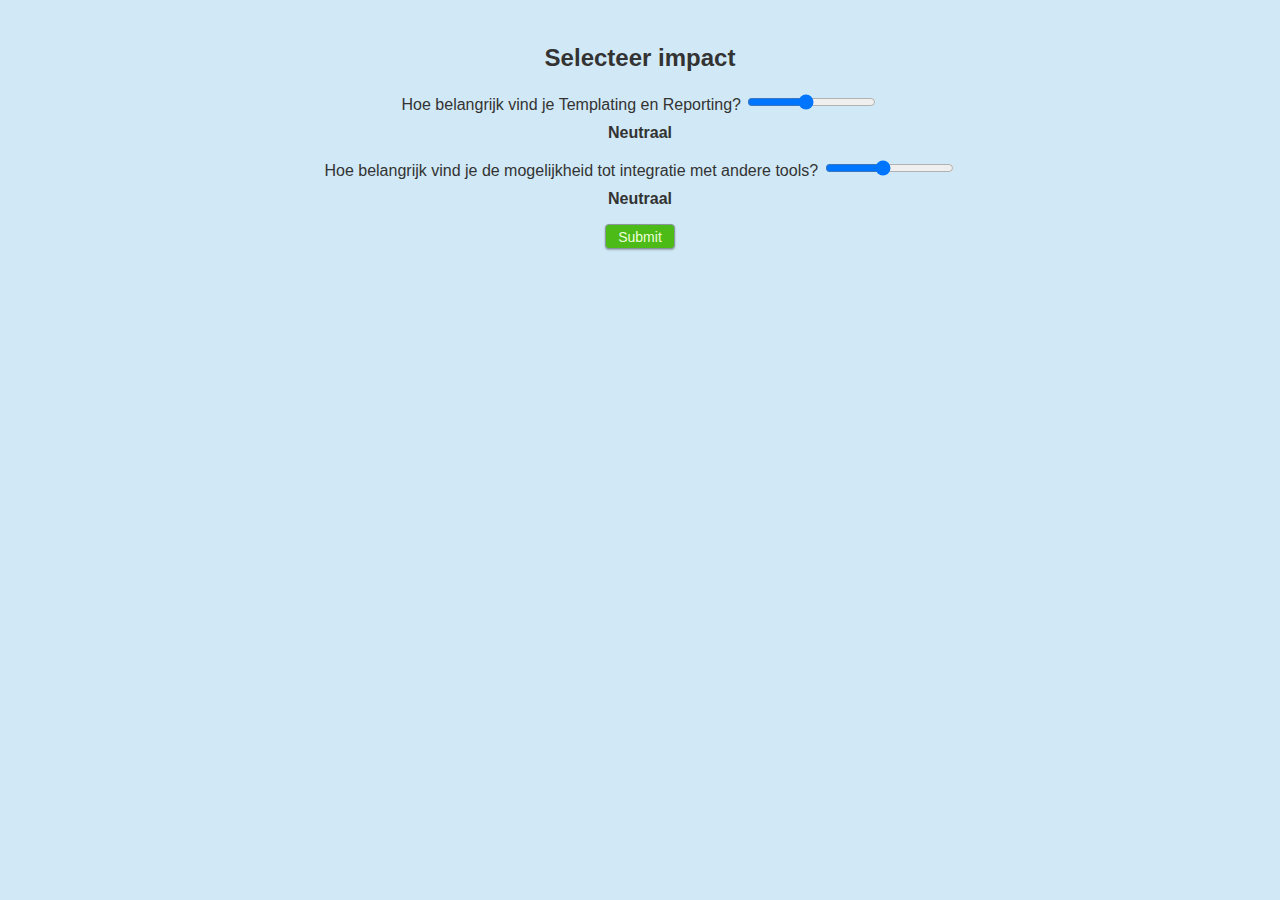
<file: Form.html>
<!DOCTYPE html>
<html lang="en">
<head>
  <meta charset="UTF-8">
  <meta name="viewport" content="width=device-width, initial-scale=1.0, initial-scale=1.0, maximum-scale=1.0, user-scalable=no">
    <title>Form Page</title>
    <style>
      html {
        height: 100%;
        width: 100%;
        font-family: Arial, sans-serif;
      }


      body {
        font-family: Arial, sans-serif;
        background-color: #D1E9F6;
        color: #333;
        text-align: center;
        padding: 20px;
      }
      h1 {
        font-size: 24px;
        margin-bottom: 20px;
      }

      #submitButtonID {
      display: inline-block;
      outline: 0;
      appearance: none;
      padding: 0px 12px;
      border-radius: 4px;
      text-decoration: none;
      cursor: pointer;
      background-color: 	#4CBB17;
      border: 1px solid rgb(137, 151, 155);
      box-shadow: rgb(6 22 33 / 30%) 0px 1px 2px;
      color: 	#ECFFDC;
      font-size: 14px;
      font-weight: 400;
      height: 25px;
      transition: all 150ms ease-in-out 0s;
      :hover {
          color: rgb(61, 79, 88);
          background-color: rgb(255, 255, 255);
          border: 1px solid rgb(93, 108, 116);
          box-shadow: rgb(0 0 0 / 30%) 0px 4px 4px, rgb(231 238 236) 0px 0px 0px 3px;}

      }

     /* #submitButtonID:focus {

      }*/

      #submitButtonID:hover  {
        border: 1px solid rgb(137, 151, 155);
        transform: translateY(0px);
        background-color: #008000;
        color: white;
      }

      #submitButtonID:active {
        transform: translateY(2px);
      }
      
        .importance-label {
            margin-top: 10px;
            font-weight: bold;
        }
    </style>
</head>
<body>
    <h1>Selecteer impact</h1>

    <form id="form">
        <label for="importance">Hoe belangrijk vind je Templating en Reporting?</label>
        <input type="range" id="importanceTempRep" name="importanceTempRep" min="1" max="10" step="1" value="5">
        <p class="importance-label"><span id="importanceTempRepLabel">Neutraal</span></p>
    
        <label for="importance">Hoe belangrijk vind je de mogelijkheid tot integratie met andere tools?</label>
        <input type="range" id="importanceInt" name="importanceInt" min="1" max="10" step="1" value="5">
        <p class="importance-label"><span id="importanceIntLabel">Neutraal</span></p>
        <button type="submit" id="submitButtonID">Submit</button>
    
    
    
    </form>



    <script>
        const sliderTempRep = document.getElementById('importanceTempRep');
        const labelTempRep = document.getElementById('importanceTempRepLabel');
        const sliderInt = document.getElementById('importanceInt');
        const labelInt = document.getElementById('importanceIntLabel');
       

        // Map slider values (1-10) to importance levels
        const importanceLevels = [
            'Totaal niet belangrijk', // 1
            'Vrijwel belangrijk',     // 2
            'Weinig belangrijk',      // 3
            'Licht belangrijk',       // 4
            'Neutraal',               // 5
            'Beetje belangrijk',      // 6
            'Redelijk belangrijk',    // 7
            'Belangrijk',             // 8
            'Zeer belangrijk',        // 9
            'Heel erg belangrijk'     // 10
        ];

        // Update the label text based on slider value
        sliderTempRep.addEventListener('input', function() {
            labelTempRep.textContent = importanceLevels[sliderTempRep.value - 1]; // Adjust for 0-based array
        });

        sliderInt.addEventListener('input', function() {
            labelInt.textContent = importanceLevels[sliderInt.value - 1]; // Adjust for 0-based array
        });

        const form = document.getElementById('form');
        form.addEventListener('submit', function(event) {
            event.preventDefault();  // Prevent the default form submission behavior
            
            // Store the form value in localStorage
            localStorage.setItem('TempRepValue', sliderTempRep.value);
            localStorage.setItem('IntValue', sliderInt.value);
            
            // Redirect to the second page
            window.location.href = 'index.html';
        });
    </script>
</body>
</html>
</file>
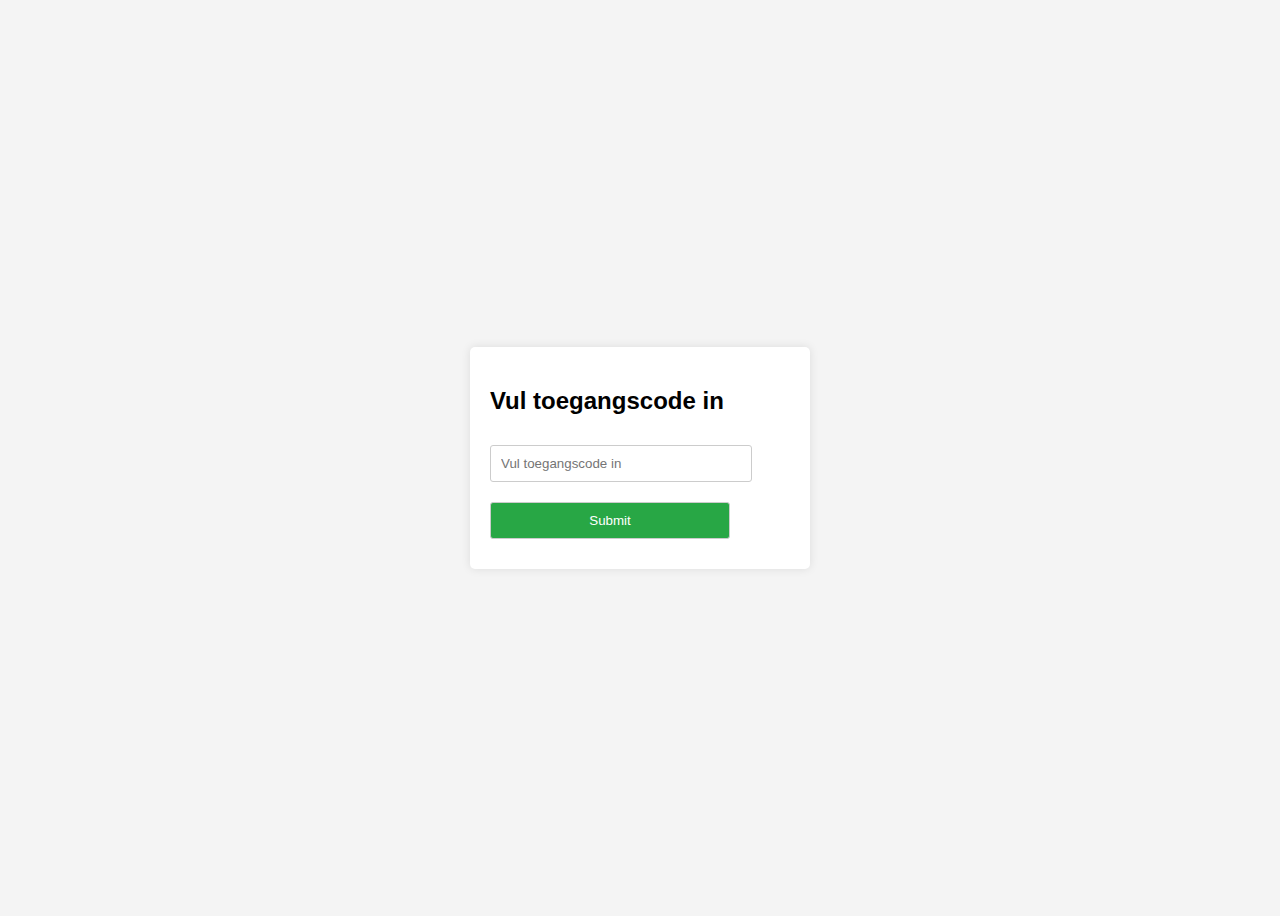
<file: index2.html>
<!DOCTYPE html>
<html lang="en">
<head>
    <meta charset="UTF-8">
    <meta name="viewport" content="width=device-width, initial-scale=1.0">
    <title>Login</title>
    <style>
        body {
            font-family: Arial, sans-serif;
            display: flex;
            justify-content: center;
            align-items: center;
            height: 100vh;
            background-color: #f4f4f4;
        }
        .login-container {
            background-color: white;
            padding: 20px;
            border-radius: 5px;
            box-shadow: 0 0 10px rgba(0,0,0,0.1);
            width: 300px;
        }
        input[type="text"], input[type="submit"] {
            width: 80%;
            padding: 10px;
            margin: 10px 0;
            border: 1px solid #ccc;
            border-radius: 3px;
        }
        input[type="submit"] {
            background-color: #28a745;
            color: white;
            cursor: pointer;
        }
        input[type="submit"]:hover {
            background-color: #218838;
        }
        .error {
            color: red;
            display: none;
        }
    </style>
</head>
<body>

<div class="login-container">
    <h2>Vul toegangscode in</h2>
    <form id="loginForm">
        <input type="text" id="accessCode" placeholder="Vul toegangscode in" required>
        <input type="submit" value="Submit">
        <p class="error" id="errorMessage">Code verkeerd. Probeer opnieuw.</p>

    </form>
</div>

<script>
    document.getElementById('loginForm').addEventListener('submit', function(event) {
        event.preventDefault();

        // Replace '12345' with your desired code
        const correctCode = '12345';  
        const enteredCode = document.getElementById('accessCode').value;

        if (enteredCode === correctCode) {
            window.location.href = 'setool.html'; // Redirect to the index.html page
        } else {
            document.getElementById('errorMessage').style.display = 'block';
        }
    });
</script>

</body>
</html>
</file>
<file: CSS/style.css>
html {
  height: 100%;
  width: 100%;
  font-family: Arial, sans-serif;
}


body {
  font-family: Arial, sans-serif;
  text-align: center;
  padding: 20px;
}

h1 {
  font-size: xx-large;
}

header {
  padding: 20px;
  width: 97%;
  position: relative;
  left: 0;
  z-index: 1;
}

  .headerContainer {
    display: flex;
    flex-direction: row;
    flex-wrap: nowrap;
    justify-content: space-between;
    align-items: center;
  }

  .pdfContainer {
  }

  #pdfButtonID {
    background: none;
    border: none;
    padding: 0;
    cursor: pointer;
  }

  #pdfButtonID img {
    width: 40px;
    /* Adjust the size of the image */
    height: auto;

  }

  .headerText {
  }
 

  .logoImageDBG {
  }

#resultSection {
  position: -webkit-sticky;
  /* For Safari */
  position: sticky;
  top: 0;
  z-index: 10;
  width: 100%;
}

/* Media query for small screens */
@media (max-width: 768px) {
  #resultSection {
    padding: 0.5em 0.5em;
    /* Reduce padding on mobile devices */
    font-size: 0.9em;
    /* Adjust font size for readability */
    top: 0;
    /* Adjust top position if necessary */
  }
}

.resultsContainer {
  display: inline-block;
  margin-left: auto;
  margin-right: auto;
  margin-top: 10px;
  align-items: center
}

  .toolResultContainer {
    display: inline-block;
    vertical-align: middle;
    /* Aligns the blocks vertically */
    text-align: center;
    /* Centers content horizontally */
    font-family: 'Arial';
    font-weight: 600;
    font-size: 1em;
    margin: 10px 20px;
    /* Adds spacing between each result block */
  }

  .toolResultContainer p {
    margin-left: -10px;
  }

  .toolResultContainer div {
    margin: 5px 0 0 0;
    /* Adds spacing between title and result */
  }

    .textTotalLevvr,
    .textTotalR6,
    .textTotalR5,
    .textTotalData {
      display: block;
      /* Makes sure the text and image are in a block */
      margin-bottom: 5px;
      /* Adds some space between text and score */
      text-align: center;
      /* Centers the text and image */
    }

    .logoImageLevvr {
      margin: 0px auto;
      /* Center the logo within its container */
      position: absolute;
      /* Allow precise positioning */
      left: 35%;
      /* Move to the center of the container */
      transform: translateX(0%);
      /* Center the logo exactly at the middle */
      margin-left: auto;
    }
    
    .logoImageRelatics {
      margin: 0px auto;
      /* Center the logo within its container */
      position: absolute;
      /* Allow precise positioning */
      left: 60%;
      /* Move to the center of the container */
      transform: translateX(0%);
      /* Center the logo exactly at the middle */
      margin-left: auto;
    }

    .scoreTotalLevvr,
    .scoreTotalR6,
    .scoreTotalR5,
    .scoreTotalData {
      width: 80px;
      height: 35px;
      margin: 0px auto;
      text-align: center;
      line-height: 35px;
      border-radius: 25px;
      font-weight: 600;
      font-size: 0.9rem;
      text-shadow: none;
      transition: transform 0.2s ease, box-shadow 0.2s ease;
      position: relative;
      overflow: hidden;
    }

    .scoreTotalLevvrWin,
    .scoreTotalR6Win,
    .scoreTotalR5Win,
    .scoreTotalDataWin {
      width: 80px;
      height: 35px;
      margin: 10px auto;
      text-align: center;
      line-height: 35px;
      border-radius: 25px;
      font-weight: 600;
      font-size: 0.9rem;
      text-shadow: none;
      transition: transform 0.2s ease, box-shadow 0.2s ease;
      position: relative;
      overflow: hidden;
    }


.runResetContainer {
  display: flex;
  justify-content: center;
  align-items: center;
  gap: 20px;
  /* Adjust the gap as needed */
  margin-top: 15px;
  margin-left: auto;
  margin-right: auto;
  font-family: 'Arial';
  font-size: 1em;
  font-weight: 600;
}

.runButtonContainer {
  margin-left: 10px;
  display: flex;
  align-items: center;
}

#resetButtonID, #formButton {
  display: inline-block;
  outline: 0;
  appearance: none;
  padding: 0px 12px;
  border-radius: 4px;
  text-decoration: none;
  cursor: pointer;
  font-size: 14px;
  font-weight: 400;
  height: 25px;
  transition: all 150ms ease-in-out 0s;

}


#resetButtonID:hover {
  transform: translateY(0px);
}

#resetButtonID:active {
  transform: translateY(2px);
}

#runButtonID {
  display: inline-block;
  outline: 0;
  appearance: none;
  padding: 0px 12px;
  border-radius: 4px;
  text-decoration: none;
  cursor: pointer;
  font-size: 14px;
  font-weight: 400;
  height: 25px;
  transition: all 150ms ease-in-out 0s;

}

#runButtonID:active {
  transform: translateY(2px);
}

.totalSumContainer {
  display: flex;
  align-items: center; /* Vertically centers items */
  gap: 10px; /* Optional: Adds space between the items */
}

.totalSumText, .sumValueContainer, .offTotalSum {
  margin: 0; 
}


.sumValueContainer {
  display: flex;
  flex-direction: column;
  align-items: center;
}

.sumValue {
  width: 50px;
  height: 25px;
  margin: 10px 10px;
  padding: 5px;
  text-align: center;
  line-height: 25px;
  border-radius: 15px;
  font-weight: bold;
  font-size: 1.1rem;
}




.resetButtonContainer {
  display: flex;
  flex-direction: column;
  padding-left: 0px;
  margin-right: 20px;

}


#sliderSection {
  text-align: center;
  font-weight: normal;
  font-size: larger;
  font-family: Arial;
}

.sliderContainer {
  margin: 5px 5px;
  padding: 20px;
  border-radius: 8px;
  display: inline-block;
  width: 270px;
}


.sliderNameValueContainer {
  display: flex;
  align-items: center;
  gap: 10px;
  margin-left: -8px;
  margin-bottom: 10px;
  padding: 10px;
}



.sliderValueWeergave {
  width: 30px;
  height: 25px;
  margin: 10px 10px;
  padding: 5px;
  text-align: center;
  line-height: 25px;
  border-radius: 15px;
  font-weight: bold;
  font-size: 0.9rem;
}

.buttonSliderContainer {
  display: flex;
  align-items: center;
  gap: 10px;
  margin-bottom: 10px;

}

.slider {
  -webkit-appearance: none;
  width: 30%;
  height: 10px;
  border-radius: 5px;
  outline: none;
  opacity: 0.7;
  -webkit-transition: .2s;
  transition: opacity .2s;
}

.slider::-webkit-slider-thumb {
  -webkit-appearance: none;
  appearance: none;
  width: 20px;
  height: 20px;
  border-radius: 50%;
  cursor: pointer;
}

.slider:hover {
  opacity: 1;
}

.slider::-moz-range-thumb {
  width: 25px;
  height: 25px;
  border-radius: 50%;
  cursor: pointer;
}


.button-87 {
  background-size: 200% auto;
  border-radius: 30px;
  cursor: pointer;
  display: inline-block;
  font-weight: 600;
  font-size: 15px;
  padding: 0 10px;
  line-height: 20px;
  text-align: center;
  text-decoration: none;
  user-select: none;
  -webkit-user-select: none;
  touch-action: manipulation;
}

.button-87:active {
  transform: translate(0.5px, 0.5px);
}


@media print {

  /* Hide the button when printing */
  #pdfButtonID,
  #tableButton,
  .buttonContainer,
  .runResetContainer {
    display: none;
  }

  /* Style adjustments for print */
  body {
    font-size: 12pt;
  }

  * {
    -webkit-print-color-adjust: exact;
    print-color-adjust: exact;
  }

  #tableSection {
    display: block;
    /* Make the hidden section visible when printing */
  }
}
</file>
<file: CSS/lightmode.css>
body {
    background-color: #eeeeee;
    color: #333;
  }
  
  header {
    background-color: #eeeeee;
  }  
  
  #resultSection {
    background-color: #eeeeee;
    border: 0px solid #ddd;
  }

      .scoreTotalLevvr,
      .scoreTotalR6,
      .scoreTotalR5,
      .scoreTotalData {
        background: linear-gradient(135deg, #add8e6 0%, #87ceeb 50%, #4682b4 100%);
        border: 1px solid #1e90ff;
        box-shadow: 0px 4px 8px rgba(0, 0, 0, 0.15);
        color: #ffffff;
      }
  
      .scoreTotalLevvrWin,
      .scoreTotalR6Win,
      .scoreTotalR5Win,
      .scoreTotalDataWin {
        background: linear-gradient(135deg, #90ee90 0%, #66cdaa 50%, #2e8b57 100%);
        border: 1px solid #3cb371;
        box-shadow: 0px 4px 8px rgba(0, 0, 0, 0.15);
        color: #ffffff;
      }
  
  #resetButtonID, #formButton {
    background-color: rgb(249, 251, 250);
    border: 1px solid rgb(137, 151, 155);
    box-shadow: rgb(6 22 33 / 30%) 0px 1px 2px;
    color: rgb(61, 79, 88);
  }
  
  #runButtonID {
    background-color: #4CBB17;
    border: 1px solid rgb(137, 151, 155);
    box-shadow: rgb(6 22 33 / 30%) 0px 1px 2px;
    color: #ECFFDC;
  
    :hover {
      color: rgb(61, 79, 88);
      background-color: rgb(255, 255, 255);
      border: 1px solid rgb(93, 108, 116);
      box-shadow: rgb(0 0 0 / 30%) 0px 4px 4px, rgb(231 238 236) 0px 0px 0px 3px;
    }
  }

  #runButtonID:hover {
    border: 1px solid rgb(137, 151, 155);
    transform: translateY(0px);
    background-color: #008000;
    color: white;
  }
  
  .sumValue {
    background: white;
    border: 1px solid #ddd;
    box-shadow: 0px 0px 0px rgba(0, 0, 0, 0.15);
    color: #000000;
  }
  
  .sliderContainer {
    background: #fff;
    box-shadow: 0 2px 5px rgba(0, 0, 0, 0.1);
  }
  
  .sliderValueWeergave {
    background: white;
    border: 1px solid #ddd;
    box-shadow: 0px 0px 0px rgba(0, 0, 0, 0.15);
    color: #000000;
  }
  
  .slider {
    background: #d3d3d3;
  }
  
  .slider::-webkit-slider-thumb {
    background: #09ADED;
  }
  
  .slider::-moz-range-thumb {
    background: #04AA6D;
  }
  
  
  .button-87 {
    background-color: #87ceeb;
    border: 0px solid grey;
    box-shadow: grey 1.5px 1.5px 0 0;
    color: white;
  }
  
  .button-87:hover {
    background-color: #60ceeb;
  }
  
  .button-87:active {
    box-shadow: grey 1px 1px 0 0;
  }
  
  
  

  
  .scoresTable {
    box-shadow: 0 0 20px rgba(0, 0, 0, 0.15);
  }
  
  .scoresTable thead tr {
    background-color: #009879;
    color: #ffffff;
  }
  
  .scoresTable tbody tr {
    border-bottom: 1px solid #dddddd;
  }
  
  .scoresTable tbody tr:nth-of-type(even) {
    background-color: #f3f3f3;
  }
  
  .scoresTable tbody tr:last-of-type {
    border-bottom: 2px solid #009879;
  }
  
  
  #tableButton {
    background-color: #FFFFFF;
    border: 1px solid rgba(0, 0, 0, 0.1);
    box-shadow: rgba(0, 0, 0, 0.02) 0 1px 3px 0;
    color: rgba(0, 0, 0, 0.85);
  }
  
  #tableButton:hover,
  #tableButton:focus {
    border-color: rgba(0, 0, 0, 0.15);
    box-shadow: rgba(0, 0, 0, 0.1) 0 4px 12px;
    color: rgba(0, 0, 0, 0.65);
  }
  
  #tableButton:active {
    background-color: #F0F0F1;
    border-color: rgba(0, 0, 0, 0.15);
    box-shadow: rgba(0, 0, 0, 0.06) 0 2px 4px;
    color: rgba(0, 0, 0, 0.65);
  }

  .tooltipSlider {
    color: black;
  }
  
  .tooltiptext {
    background-color: lightgray;
    color: black;
  }
  
  .tooltiptext::after {
    border-color: #555 transparent transparent transparent;
  }
  
  .tooltipSlider:hover .tooltiptext {
    background-color: rgba(250, 250, 250, 0.95);
  }

  .tooltipRun {
    color: red;
  }
  
  .tooltipRun:hover .tooltiptext {
    background-color: rgba(250, 250, 250, 0.95);
  }


  .dmToggle {
  background-color:  #99ccff;
  }
  
  .dmToggle:before {
    background-image: url('/images/SunIcon.png');
    background-size: cover; /* Make the image cover the entire div */
    background-position: center; /* Center the background image */
  }
</file>
<file: CSS/dmSlider.css>
.dmContainer {
    padding-bottom: 10px;
    display: flex;
    flex-direction: row;
    flex-wrap: nowrap;
    justify-content: space-between;
    align-items: center;
    }
  

  .dmSlider {
  display: inline-block;
  height: 20px;
  position: relative;
  width: 50px;
  }
  
  .dmSlider input {
  display:none;
  }
  
  .dmToggle {
  bottom: 0;
  cursor: pointer;
  left: 0;
  position: absolute;
  right: 0;
  top: 0;
  transition: .4s;
  }
  
  .dmToggle:before {
  bottom: 1px;
  content: "";
  height: 18px;
  left: 1px;
  position: absolute;
  transition: .4s;
  width: 18px;
  }

  
  input:checked + .dmToggle:before {
  transform: translateX(30px);
  }
  
  .dmToggle.round {
  border-radius: 34px;
  }
  
  .dmToggle.round:before {
  border-radius: 50%;
  }
</file>
<file: CSS/tooltip.css>
.tooltipSlider {
    position: relative;
    margin-left: -5px;
    margin-bottom: 8px;
    display: inline-block;
    margin-right: -5px;
    cursor: pointer;
    font-size: 16px;
  }
  
  .tooltiptext {
    visibility: hidden;
    width: 200px;
    font-weight: normal;
    text-align: center;
    border-radius: 5px;
    padding: 5px;
    position: absolute;
    z-index: 15;
    bottom: 150%;
    /* Position the tooltip above the text */
    left: 50%;
    margin-left: -105px;
    opacity: 0;
    transition: opacity 0.3s;
  }
  
  .tooltiptext::after {
    content: "";
    position: absolute;
    top: 100%;
    /* Bottom of the tooltip */
    left: 50%;
    margin-left: -5px;
    border-width: 5px;
    border-style: solid;
  }
  
  .tooltipSlider:hover .tooltiptext {
    visibility: visible;
    opacity: 1;
  }

  .tooltipRun {
    position: relative;
    margin-left: 5px;
    margin-bottom: 8px;
    margin-top: -8px;
    display: inline-block;
    margin-right: -5px;
    cursor: pointer;
    font-size: 16px;
  }
  
  .tooltipRun:hover .tooltiptext {
    visibility: visible;
    opacity: 1;
  }

  .informationIcon {
    margin: 0;
  }
</file>
<file: CSS/scorestable.css>
.tabelButton-container {
    display: inline-block;
    align-items: center;
    gap: 10px;
    margin-bottom: 0px;
  }
  
  .scoresTable {
    border-collapse: collapse;
    margin-left: auto;
    margin-right: auto;
    margin-top: 20px;
    margin-bottom: 20px;
    font-size: 0.9em;
    font-family: sans-serif;
    min-width: 400px;
  }
  
  .scoresTable thead tr {
    text-align: left;
  }
  
  .scoresTable th,
  .scoresTable td {
    padding: 12px 15px;
  }

  /*tabelsectie inklappen*/
#tableSection {
    display: none;
  }
  
  
  #tableButton {
    align-items: center;
    border-radius: .25rem;
    cursor: pointer;
    display: inline-flex;
    font-family: system-ui, -apple-system, system-ui, "Helvetica Neue", Helvetica, Arial, sans-serif;
    font-size: 30px;
    font-weight: 600;
    justify-content: center;
    line-height: 1;
    margin: 0;
    min-height: 3rem;
    padding: calc(.875rem - 1px) calc(1.5rem - 1px);
    position: relative;
    text-decoration: none;
    transition: all 250ms;
    user-select: none;
    -webkit-user-select: none;
    touch-action: manipulation;
    vertical-align: baseline;
    width: 30px;
    height: 30px;
  }
  
  #tableButton:hover {
    transform: translateY(-1px);
  }
  
  #tableButton:active {
    transform: translateY(0);
  }
</file>
<file: public/CSS/style.css>
html {
  height: 100%;
  width: 100%;
  font-family: Arial, sans-serif;
}


body {
  font-family: Arial, sans-serif;
  text-align: center;
  padding: 20px;
}

h1 {
  font-size: xx-large;
}

header {
  padding: 20px;
  width: 97%;
  position: relative;
  left: 0;
  z-index: 1;
}

  .headerContainer {
    display: flex;
    flex-direction: row;
    flex-wrap: nowrap;
    justify-content: space-between;
    align-items: center;
  }

  .pdfContainer {
  }

  #pdfButtonID {
    background: none;
    border: none;
    padding: 0;
    cursor: pointer;
  }

  #pdfButtonID img {
    width: 40px;
    /* Adjust the size of the image */
    height: auto;

  }

  .headerText {
  }
 

  .logoImageDBG {
  }

#resultSection {
  position: -webkit-sticky;
  /* For Safari */
  position: sticky;
  top: 0;
  z-index: 10;
  width: 100%;
}

/* Media query for small screens */
@media (max-width: 768px) {
  #resultSection {
    padding: 0.5em 0.5em;
    /* Reduce padding on mobile devices */
    font-size: 0.9em;
    /* Adjust font size for readability */
    top: 0;
    /* Adjust top position if necessary */
  }
}

.resultsContainer {
  display: inline-block;
  margin-left: auto;
  margin-right: auto;
  margin-top: 10px;
  align-items: center
}

  .toolResultContainer {
    display: inline-block;
    vertical-align: middle;
    /* Aligns the blocks vertically */
    text-align: center;
    /* Centers content horizontally */
    font-family: 'Arial';
    font-weight: 600;
    font-size: 1em;
    margin: 10px 20px;
    /* Adds spacing between each result block */
  }

  .toolResultContainer p {
    margin-left: -10px;
  }

  .toolResultContainer div {
    margin: 5px 0 0 0;
    /* Adds spacing between title and result */
  }

    .textTotalLevvr,
    .textTotalR6,
    .textTotalR5,
    .textTotalData {
      display: block;
      /* Makes sure the text and image are in a block */
      margin-bottom: 5px;
      /* Adds some space between text and score */
      text-align: center;
      /* Centers the text and image */
    }

    .logoImageLevvr {
      margin: 0px auto;
      /* Center the logo within its container */
      position: absolute;
      /* Allow precise positioning */
      left: 35%;
      /* Move to the center of the container */
      transform: translateX(0%);
      /* Center the logo exactly at the middle */
      margin-left: auto;
    }
    
    .logoImageRelatics {
      margin: 0px auto;
      /* Center the logo within its container */
      position: absolute;
      /* Allow precise positioning */
      left: 60%;
      /* Move to the center of the container */
      transform: translateX(0%);
      /* Center the logo exactly at the middle */
      margin-left: auto;
    }

    .scoreTotalLevvr,
    .scoreTotalR6,
    .scoreTotalR5,
    .scoreTotalData {
      width: 80px;
      height: 35px;
      margin: 0px auto;
      text-align: center;
      line-height: 35px;
      border-radius: 25px;
      font-weight: 600;
      font-size: 0.9rem;
      text-shadow: none;
      transition: transform 0.2s ease, box-shadow 0.2s ease;
      position: relative;
      overflow: hidden;
    }

    .scoreTotalLevvrWin,
    .scoreTotalR6Win,
    .scoreTotalR5Win,
    .scoreTotalDataWin {
      width: 80px;
      height: 35px;
      margin: 10px auto;
      text-align: center;
      line-height: 35px;
      border-radius: 25px;
      font-weight: 600;
      font-size: 0.9rem;
      text-shadow: none;
      transition: transform 0.2s ease, box-shadow 0.2s ease;
      position: relative;
      overflow: hidden;
    }


.runResetContainer {
  display: flex;
  justify-content: center;
  align-items: center;
  gap: 20px;
  /* Adjust the gap as needed */
  margin-top: 15px;
  margin-left: auto;
  margin-right: auto;
  font-family: 'Arial';
  font-size: 1em;
  font-weight: 600;
}

.runButtonContainer {
  margin-left: 10px;
  display: flex;
  align-items: center;
}

#resetButtonID, #formButton {
  display: inline-block;
  outline: 0;
  appearance: none;
  padding: 0px 12px;
  border-radius: 4px;
  text-decoration: none;
  cursor: pointer;
  font-size: 14px;
  font-weight: 400;
  height: 25px;
  transition: all 150ms ease-in-out 0s;

}


#resetButtonID:hover {
  transform: translateY(0px);
}

#resetButtonID:active {
  transform: translateY(2px);
}

#runButtonID {
  display: inline-block;
  outline: 0;
  appearance: none;
  padding: 0px 12px;
  border-radius: 4px;
  text-decoration: none;
  cursor: pointer;
  font-size: 14px;
  font-weight: 400;
  height: 25px;
  transition: all 150ms ease-in-out 0s;

}

#runButtonID:active {
  transform: translateY(2px);
}

.totalSumContainer {
  display: flex;
  align-items: center; /* Vertically centers items */
  gap: 10px; /* Optional: Adds space between the items */
}

.totalSumText, .sumValueContainer, .offTotalSum {
  margin: 0; 
}


.sumValueContainer {
  display: flex;
  flex-direction: column;
  align-items: center;
}

.sumValue {
  width: 50px;
  height: 25px;
  margin: 10px 10px;
  padding: 5px;
  text-align: center;
  line-height: 25px;
  border-radius: 15px;
  font-weight: bold;
  font-size: 1.1rem;
}




.resetButtonContainer {
  display: flex;
  flex-direction: column;
  padding-left: 0px;
  margin-right: 20px;

}


#sliderSection {
  text-align: center;
  font-weight: normal;
  font-size: larger;
  font-family: Arial;
}

.sliderContainer {
  margin: 5px 5px;
  padding: 20px;
  border-radius: 8px;
  display: inline-block;
  width: 270px;
}


.sliderNameValueContainer {
  display: flex;
  align-items: center;
  gap: 10px;
  margin-left: -8px;
  margin-bottom: 10px;
  padding: 10px;
}



.sliderValueWeergave {
  width: 30px;
  height: 25px;
  margin: 10px 10px;
  padding: 5px;
  text-align: center;
  line-height: 25px;
  border-radius: 15px;
  font-weight: bold;
  font-size: 0.9rem;
}

.buttonSliderContainer {
  display: flex;
  align-items: center;
  gap: 10px;
  margin-bottom: 10px;

}

.slider {
  -webkit-appearance: none;
  width: 30%;
  height: 10px;
  border-radius: 5px;
  outline: none;
  opacity: 0.7;
  -webkit-transition: .2s;
  transition: opacity .2s;
}

.slider::-webkit-slider-thumb {
  -webkit-appearance: none;
  appearance: none;
  width: 20px;
  height: 20px;
  border-radius: 50%;
  cursor: pointer;
}

.slider:hover {
  opacity: 1;
}

.slider::-moz-range-thumb {
  width: 25px;
  height: 25px;
  border-radius: 50%;
  cursor: pointer;
}


.button-87 {
  background-size: 200% auto;
  border-radius: 30px;
  cursor: pointer;
  display: inline-block;
  font-weight: 600;
  font-size: 15px;
  padding: 0 10px;
  line-height: 20px;
  text-align: center;
  text-decoration: none;
  user-select: none;
  -webkit-user-select: none;
  touch-action: manipulation;
}

.button-87:active {
  transform: translate(0.5px, 0.5px);
}


@media print {

  /* Hide the button when printing */
  #pdfButtonID,
  #tableButton,
  .buttonContainer,
  .runResetContainer {
    display: none;
  }

  /* Style adjustments for print */
  body {
    font-size: 12pt;
  }

  * {
    -webkit-print-color-adjust: exact;
    print-color-adjust: exact;
  }

  #tableSection {
    display: block;
    /* Make the hidden section visible when printing */
  }
}
</file>
<file: public/CSS/lightmode.css>
body {
    background-color: #eeeeee;
    color: #333;
  }
  
  header {
    background-color: #eeeeee;
  }  
  
  #resultSection {
    background-color: #eeeeee;
    border: 0px solid #ddd;
  }

      .scoreTotalLevvr,
      .scoreTotalR6,
      .scoreTotalR5,
      .scoreTotalData {
        background: linear-gradient(135deg, #add8e6 0%, #87ceeb 50%, #4682b4 100%);
        border: 1px solid #1e90ff;
        box-shadow: 0px 4px 8px rgba(0, 0, 0, 0.15);
        color: #ffffff;
      }
  
      .scoreTotalLevvrWin,
      .scoreTotalR6Win,
      .scoreTotalR5Win,
      .scoreTotalDataWin {
        background: linear-gradient(135deg, #90ee90 0%, #66cdaa 50%, #2e8b57 100%);
        border: 1px solid #3cb371;
        box-shadow: 0px 4px 8px rgba(0, 0, 0, 0.15);
        color: #ffffff;
      }
  
  #resetButtonID, #formButton {
    background-color: rgb(249, 251, 250);
    border: 1px solid rgb(137, 151, 155);
    box-shadow: rgb(6 22 33 / 30%) 0px 1px 2px;
    color: rgb(61, 79, 88);
  }
  
  #runButtonID {
    background-color: #4CBB17;
    border: 1px solid rgb(137, 151, 155);
    box-shadow: rgb(6 22 33 / 30%) 0px 1px 2px;
    color: #ECFFDC;
  
    :hover {
      color: rgb(61, 79, 88);
      background-color: rgb(255, 255, 255);
      border: 1px solid rgb(93, 108, 116);
      box-shadow: rgb(0 0 0 / 30%) 0px 4px 4px, rgb(231 238 236) 0px 0px 0px 3px;
    }
  }

  #runButtonID:hover {
    border: 1px solid rgb(137, 151, 155);
    transform: translateY(0px);
    background-color: #008000;
    color: white;
  }
  
  .sumValue {
    background: white;
    border: 1px solid #ddd;
    box-shadow: 0px 0px 0px rgba(0, 0, 0, 0.15);
    color: #000000;
  }
  
  .sliderContainer {
    background: #fff;
    box-shadow: 0 2px 5px rgba(0, 0, 0, 0.1);
  }
  
  .sliderValueWeergave {
    background: white;
    border: 1px solid #ddd;
    box-shadow: 0px 0px 0px rgba(0, 0, 0, 0.15);
    color: #000000;
  }
  
  .slider {
    background: #d3d3d3;
  }
  
  .slider::-webkit-slider-thumb {
    background: #09ADED;
  }
  
  .slider::-moz-range-thumb {
    background: #04AA6D;
  }
  
  
  .button-87 {
    background-color: #87ceeb;
    border: 0px solid grey;
    box-shadow: grey 1.5px 1.5px 0 0;
    color: white;
  }
  
  .button-87:hover {
    background-color: #60ceeb;
  }
  
  .button-87:active {
    box-shadow: grey 1px 1px 0 0;
  }
  
  
  

  
  .scoresTable {
    box-shadow: 0 0 20px rgba(0, 0, 0, 0.15);
  }
  
  .scoresTable thead tr {
    background-color: #009879;
    color: #ffffff;
  }
  
  .scoresTable tbody tr {
    border-bottom: 1px solid #dddddd;
  }
  
  .scoresTable tbody tr:nth-of-type(even) {
    background-color: #f3f3f3;
  }
  
  .scoresTable tbody tr:last-of-type {
    border-bottom: 2px solid #009879;
  }
  
  
  #tableButton {
    background-color: #FFFFFF;
    border: 1px solid rgba(0, 0, 0, 0.1);
    box-shadow: rgba(0, 0, 0, 0.02) 0 1px 3px 0;
    color: rgba(0, 0, 0, 0.85);
  }
  
  #tableButton:hover,
  #tableButton:focus {
    border-color: rgba(0, 0, 0, 0.15);
    box-shadow: rgba(0, 0, 0, 0.1) 0 4px 12px;
    color: rgba(0, 0, 0, 0.65);
  }
  
  #tableButton:active {
    background-color: #F0F0F1;
    border-color: rgba(0, 0, 0, 0.15);
    box-shadow: rgba(0, 0, 0, 0.06) 0 2px 4px;
    color: rgba(0, 0, 0, 0.65);
  }

  .tooltipSlider {
    color: black;
  }
  
  .tooltiptext {
    background-color: lightgray;
    color: black;
  }
  
  .tooltiptext::after {
    border-color: #555 transparent transparent transparent;
  }
  
  .tooltipSlider:hover .tooltiptext {
    background-color: rgba(250, 250, 250, 0.95);
  }

  .tooltipRun {
    color: red;
  }
  
  .tooltipRun:hover .tooltiptext {
    background-color: rgba(250, 250, 250, 0.95);
  }


  .dmToggle {
  background-color:  #99ccff;
  }
  
  .dmToggle:before {
    background-image: url('/public/images/SunIcon.png');
    background-size: cover; /* Make the image cover the entire div */
    background-position: center; /* Center the background image */
  }
</file>
<file: public/CSS/dmSlider.css>
.dmContainer {
    padding-bottom: 10px;
    display: flex;
    flex-direction: row;
    flex-wrap: nowrap;
    justify-content: space-between;
    align-items: center;
    }
  

  .dmSlider {
  display: inline-block;
  height: 20px;
  position: relative;
  width: 50px;
  }
  
  .dmSlider input {
  display:none;
  }
  
  .dmToggle {
  bottom: 0;
  cursor: pointer;
  left: 0;
  position: absolute;
  right: 0;
  top: 0;
  transition: .4s;
  }
  
  .dmToggle:before {
  bottom: 1px;
  content: "";
  height: 18px;
  left: 1px;
  position: absolute;
  transition: .4s;
  width: 18px;
  }

  
  input:checked + .dmToggle:before {
  transform: translateX(30px);
  }
  
  .dmToggle.round {
  border-radius: 34px;
  }
  
  .dmToggle.round:before {
  border-radius: 50%;
  }
</file>
<file: public/CSS/tooltip.css>
.tooltipSlider {
    position: relative;
    margin-left: -5px;
    margin-bottom: 8px;
    display: inline-block;
    margin-right: -5px;
    cursor: pointer;
    font-size: 16px;
  }
  
  .tooltiptext {
    visibility: hidden;
    width: 200px;
    font-weight: normal;
    text-align: center;
    border-radius: 5px;
    padding: 5px;
    position: absolute;
    z-index: 15;
    bottom: 150%;
    /* Position the tooltip above the text */
    left: 50%;
    margin-left: -105px;
    opacity: 0;
    transition: opacity 0.3s;
  }
  
  .tooltiptext::after {
    content: "";
    position: absolute;
    top: 100%;
    /* Bottom of the tooltip */
    left: 50%;
    margin-left: -5px;
    border-width: 5px;
    border-style: solid;
  }
  
  .tooltipSlider:hover .tooltiptext {
    visibility: visible;
    opacity: 1;
  }

  .tooltipRun {
    position: relative;
    margin-left: 5px;
    margin-bottom: 8px;
    margin-top: -8px;
    display: inline-block;
    margin-right: -5px;
    cursor: pointer;
    font-size: 16px;
  }
  
  .tooltipRun:hover .tooltiptext {
    visibility: visible;
    opacity: 1;
  }

  .informationIcon {
    margin: 0;
  }
</file>
